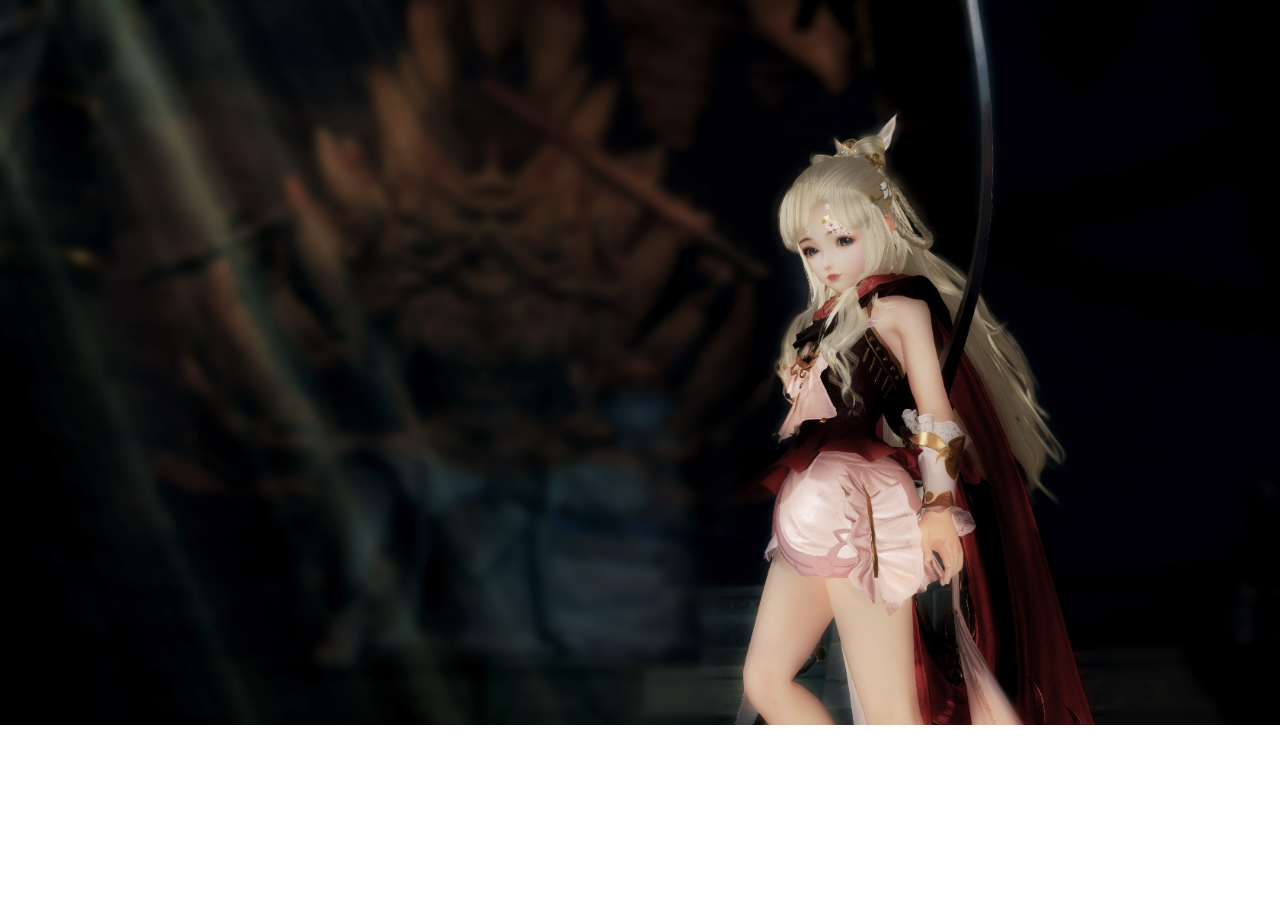
<file: index.html>
<!DOCTYPE html>
<html lang="en">
  <head>
    <meta http-equiv="content-type" content="text/html; charset=utf-8">
    <meta http-equiv="X-UA-Compatible" content="IE=edge">
    <meta name="viewport" content="width=device-width, initial-scale=1">
    <title>山梨山楂</title>
    <link href="https://fonts.googleapis.com/css?family=Rubik:400,400i,500" rel="stylesheet" />
    <link href="styles/website.css" rel="stylesheet" />
    <link href="styles/image.css" rel="stylesheet" />
    <link rel="shortcut icon" href="favicon.ico">
    <link rel="apple-touch-icon-precomposed" sizes="144x144" href="images/ico/apple-touch-icon-144-precomposed.png">
    <link rel="apple-touch-icon-precomposed" sizes="114x114" href="images/ico/apple-touch-icon-114-precomposed.png">
    <link rel="apple-touch-icon-precomposed" sizes="72x72" href="images/ico/apple-touch-icon-72-precomposed.png">
    <link rel="apple-touch-icon-precomposed" href="images/ico/apple-touch-icon-57-precomposed.png">
    <link rel="stylesheet" href="./styles/reset.css">

    <style>
    </style>
  </head>
  <body>
  <a href="home.html">
    <img src="./images/home.jpg" alt="" width="100%">
  </a>
  </body>
</html>
</file>
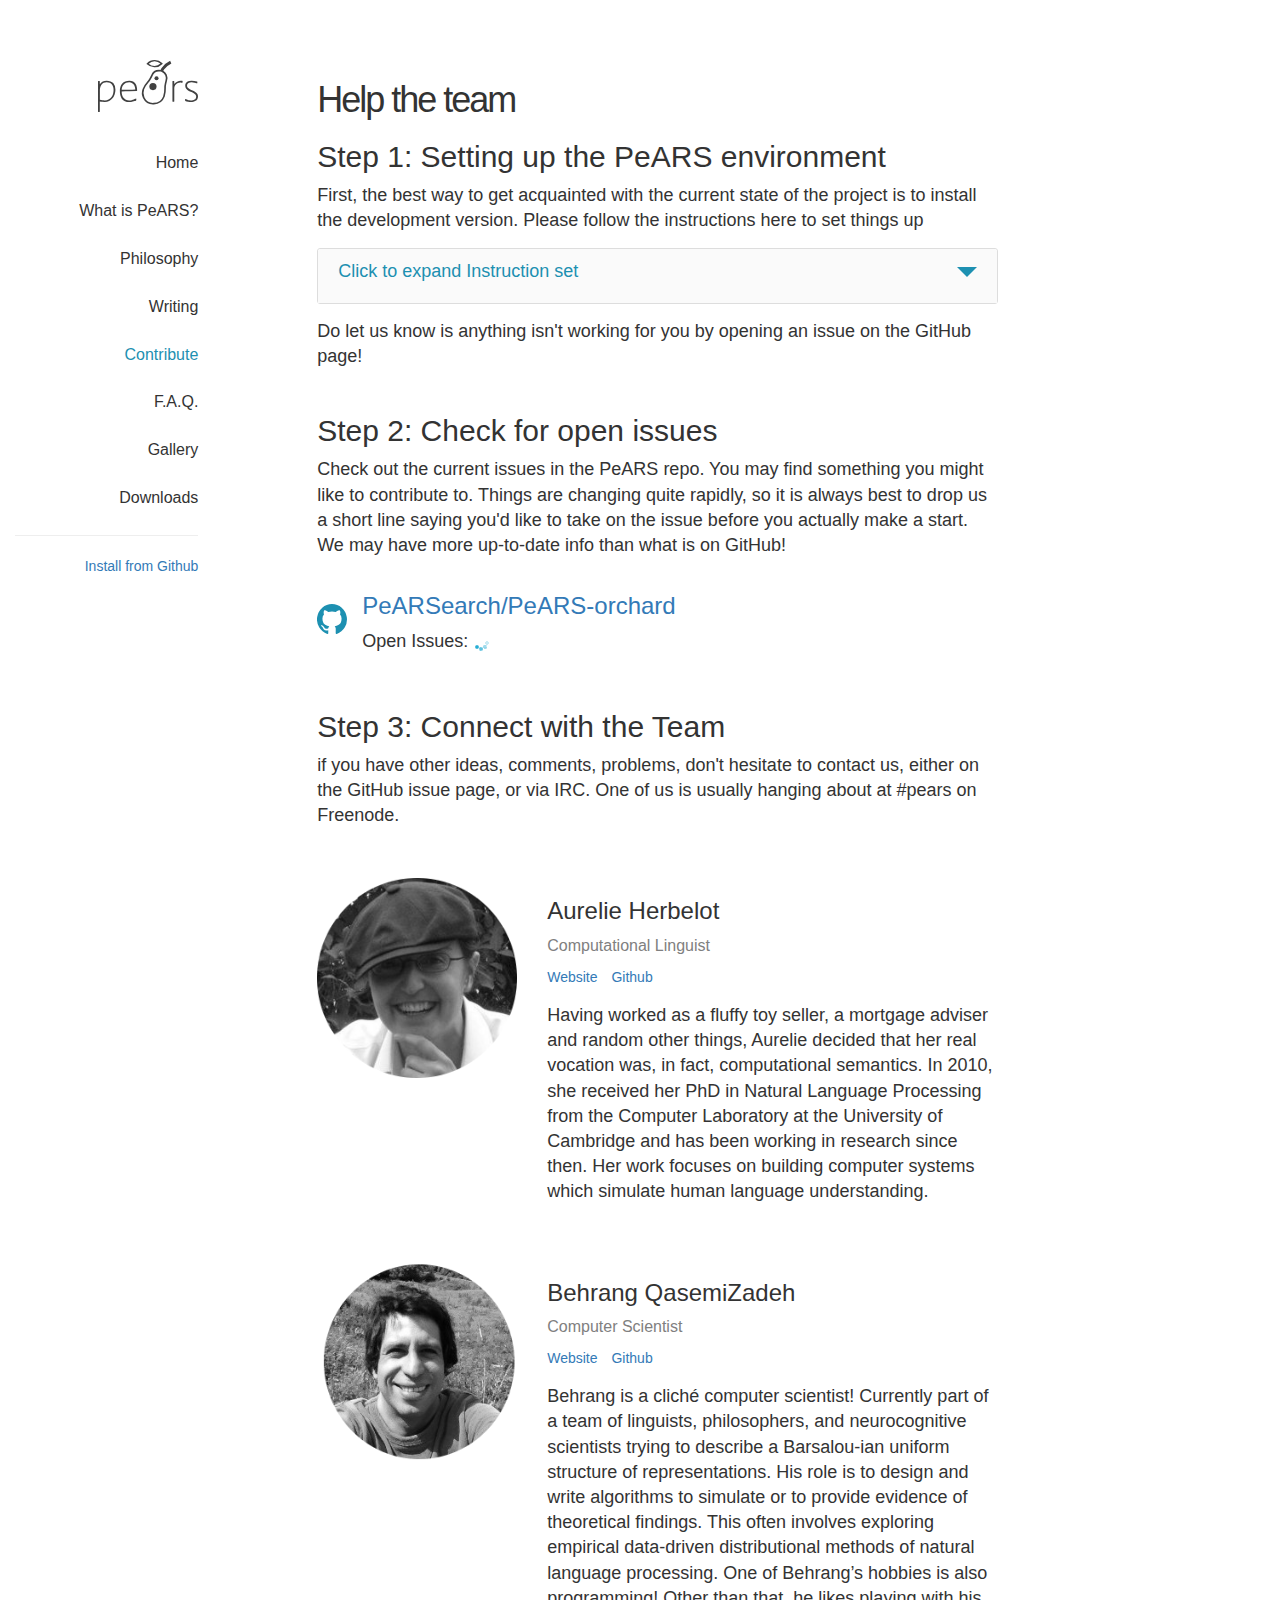
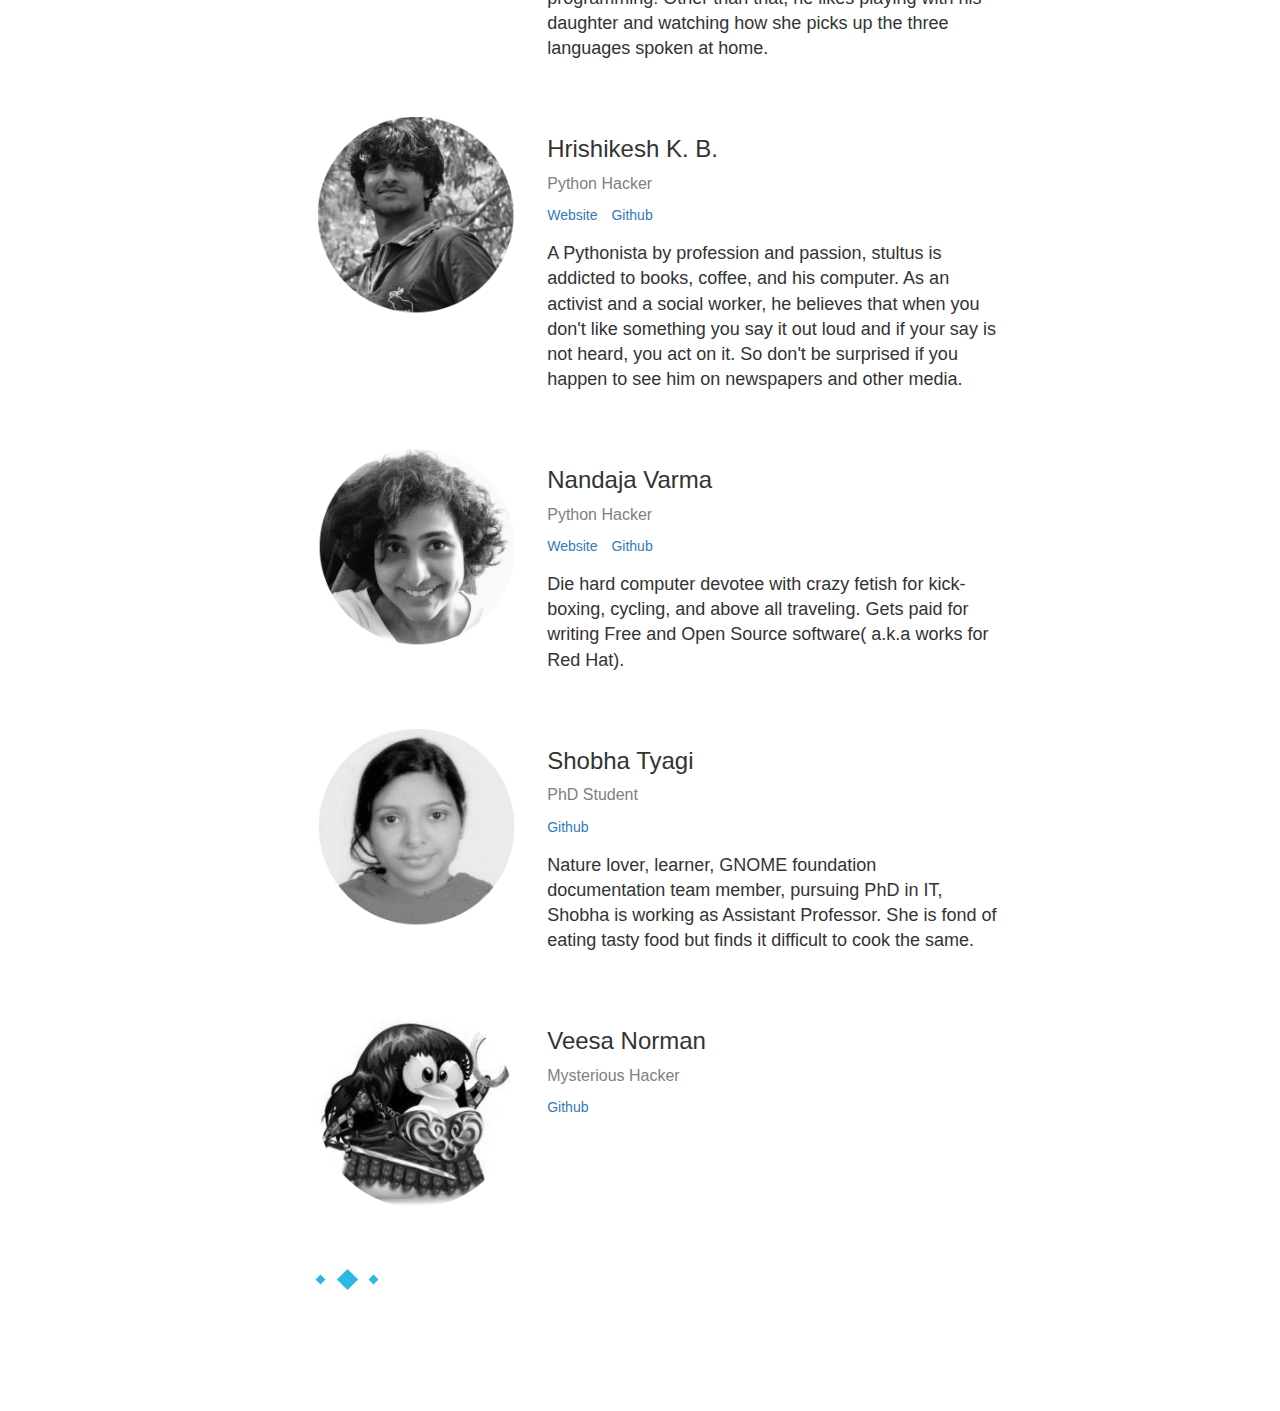
<file: contribute.html>
<!DOCTYPE html>
<html lang="en">
<head>
  <meta charset="UTF-8">
  <title>Contribute | PeARS</title>
  <link href="https://fonts.googleapis.com/css?family=Rubik:400,400i,500" rel="stylesheet" />
  <link rel="stylesheet" href="styles/website.css">
  <link rel="shortcut icon" href="images/ico/favicon.ico">
  <link rel="apple-touch-icon-precomposed" sizes="144x144" href="images/ico/apple-touch-icon-144-precomposed.png">
  <link rel="apple-touch-icon-precomposed" sizes="114x114" href="images/ico/apple-touch-icon-114-precomposed.png">
  <link rel="apple-touch-icon-precomposed" sizes="72x72" href="images/ico/apple-touch-icon-72-precomposed.png">
  <link rel="apple-touch-icon-precomposed" href="images/ico/apple-touch-icon-57-precomposed.png">
  <link rel="stylesheet" href="./styles/bootstrap.min.css">
  <link rel="stylesheet" href="./styles/reset.css">
</head>
<body>

  <div class="container visible-xs">
  <div class="row">
    <div class="col-xs-offset-1 header">
      <img class="navbar-header " data-toggle="collapse" href="#collapse" aria-expanded="false" aria-controls="collapseExample" src="./images/menu.png"  alt="">
      <nav class="navbar-collapse collapse" id="collapse">
        <ul>
          <li><a href="home.html">Home</a></li>
          <li><a href="technology.html">What is PeARS?</a></li>
          <li><a href="philosophy.html">Philosophy</a></li>
          <li><a href="posts.html">Writing</a></li>
          <li class="Navigation--Selected"><a href="contribute.html">Contribute</a></li>
          <li><a href="faq.html">F.A.Q.</a></li>
          <li><a href="gallery.html">Gallery</a></li>
          <li><a href="downloads.html">Downloads</a></li>
        </ul>
      </nav>
    </div>
  </div>
</div>
  <div class="container">
    <div class="row">
      <section class="Layout__Sidebar col-sm-2 hidden-xs">
        <img class="Logo" src="images/logo.svg" alt="Pearsearch logo"/>
        <nav class="Navigation Navigation--Main">
          <li><a href="home.html">Home</a></li>
          <li><a href="technology.html">What is PeARS?</a></li>
          <li><a href="philosophy.html">Philosophy</a></li>
          <li><a href="posts.html">Writing</a></li>
          <li class="Navigation--Selected"><a href="contribute.html">Contribute</a></li>
          <li><a href="faq.html">F.A.Q.</a></li>
          <li><a href="gallery.html">Gallery</a></li>
          <li><a href="downloads.html">Downloads</a></li>
        </nav>
        <hr class="Navigation__Splitter"/>
        <nav class="Navigation Navigation--Secondry">
          <li><a href="https://github.com/PeARSearch/PeARS-orchard">Install from Github</a></li>
        </nav>
      </section>
      <section class="Layout__Content  col-sm-10 col-xs-12">
        <div class="row">
          <div class="col-xs-8 col-xs-offset-1">
            <h1 class="PageTitle">Help the team</h1>

            <h2>Step 1: Setting up the PeARS environment</h2>
            <p>First, the best way to get acquainted with the current state of the project is to install the development version. Please follow the instructions here to set things up</p>
            <div id="#instruction-set" class="InstructionSet">
              <div class="InstructionSet__Header">
                <p class="InstructionSet__Title">Click to expand Instruction set</p>
                <i class="Icon__ArrowDown"></i>
              </div>
              <div class="InstructionSet__Content hide">
                <ol class="InstructionSet__List InstructionSet__List--Main">
                  <li class="InstructionSet__ListItem">
                    <h3>1. Clone PeARS repo</h3>
                    <pre>git clone https://github.com/PeARSearch/PeARS-orchard.git</pre>
                    <pre>cd PeARS-orchard</pre>
                  </li>
                  <li class="InstructionSet__ListItem">
                    <h3>2. Setting up the environment</h3>
                    <ol class="InstructionSet__List InstructionSet__List--Sub">
                      <li class="InstructionSet__ListItem">
                        <h4>2.1. Set up virtualenv</h4>
                        <p>We recommend using virtualenv for the development. If you are just here for test it out, skip to the next section.</p>
                        <h5>Install pip3 using easy_install</h5>
                        <pre>sudo easy_install pip3</pre>
                        <p>or some other way your distribution supports like:</p>
                        <pre>sudo yum install python3-pip</pre>
                        <h5>Install virtualenv using pip3</h5>
                        <pre>sudo pip3 install virtualenv</pre>
                        <h5>Create a new virtualenv for PeARS and activate it</h5>
                        <pre>virtualenv -p python3 env && source env/bin/activate</pre>
                      </li>
                      <li class="InstructionSet__ListItem">
                        <h4>2.2. Install the build dependencies</h4>
                        <p>We recommend using pip for installation. In case you don't have this, look inside requirements.txt and install dependencies manually.</p>
                        <pre>pip3 install -r requirements.txt</pre>
                      </li>
                      <li class="InstructionSet__ListItem">
                        <h4>2.3. Unpack the semantic space</h4>
                        <p>In the root directory of the repo, run</p>
                        <pre>cd app/static/spaces</pre>
                        <p>then</p>
                        <pre>english.dm.zip</pre>
                      </li>
                    </ol>
                  </li>
                  <li class="InstructionSet__ListItem">
                    <h3>3. Running the PeARS search engine</h3>
                    <p>In the root directory of the repo, run</p>
                    <pre>python3 run.py</pre>
                    <p>Go to the browser and type localhost:8080. You should find PeARS running there. You don't have any pages indexed yet, so go to the F.A.Q. page (link at the top of the page) and follow the short instructions to get you going!</i></p>
                  </li>
                </ol>
              </div>
            </div>
            <p>Do let us know is anything isn't working for you by opening an issue on the GitHub page!</p>

            <h2 class="Gap--45">Step 2: Check for open issues</h2>
            <p> Check out the current issues in the PeARS repo. You may find something you might like to contribute to. Things are changing quite rapidly, so it is always best to drop us a short line saying you'd like to take on the issue before you actually make a start. We may have more up-to-date info than what is on GitHub!</p>
            <ol class="Issues">
              <li class="Issue">
                <img class="Issue__Icon" src="images/github-blue.svg"/>
                <div class="Issue__Content">
                  <a href="#">
                    <h3>PeARSearch/PeARS-orchard</h3>
                  </a>
                  <p class="Issue__Count">Open Issues:
                    <span class="Issue__CountValue" id="PeARS-orchard">
              <img src="images/spinner.gif"/>
            </span>
                  </p>
                </div>
              </li>
            </ol>

            <h2 class="Gap--45">Step 3: Connect with the Team</h2>
            <p>if you have other ideas, comments, problems, don't hesitate to contact us, either on the GitHub issue page, or via IRC. One of us is usually hanging about at #pears on Freenode.</p><br><br>

            <section>
              <ul class="Team">
                <li class="Member">
                  <img class="Member__Photo" src="images/team/aurelie-grayscale.png" alt="photo of Aurelie Herbelot"/>
                  <div class="Member__Content">
                    <h3 class="Member__Name">Aurelie Herbelot</h3>
                    <p class="Member__Designation">Computational Linguist</p>
                    <span class="Member__Social">
            <a href="http://aurelieherbelot.net/" target="_blank">
              Website
            </a>
          </span>
                    <span class="Member__Social">
            <a href="https://github.com/minimalparts/" target="_blank">
              Github
            </a>
          </span>
                    <p class="Member__Bio">Having worked as a fluffy toy seller, a mortgage adviser and random other things, Aurelie decided that her real vocation was, in fact, computational semantics. In 2010, she received her PhD in Natural Language Processing from the Computer Laboratory at the University of Cambridge and has been working in research since then. Her work focuses on building computer systems which simulate human language understanding.</p>
                  </div>
                </li>
                <li class="Member">
                  <img class="Member__Photo" src="images/team/behrang-grayscale.png" alt="photo of Aurelie Herbelot"/>
                  <div class="Member__Content">
                    <h3 class="Member__Name">Behrang QasemiZadeh</h3>
                    <p class="Member__Designation">Computer Scientist</p>
                    <span class="Member__Social">
            <a href="http://pars.ie/about" target="_blank">
              Website
            </a>
          </span>
                    <span class="Member__Social">
            <a href="https://github.com/languagerecipes/" target="_blank">
              Github
            </a>
          </span>
                    <p class="Member__Bio">Behrang is a cliché computer scientist! Currently part of a team of linguists, philosophers, and neurocognitive scientists trying to describe a Barsalou-ian uniform structure of representations. His role is to design and write algorithms to simulate or to provide evidence of theoretical findings. This often involves exploring empirical data-driven distributional methods of natural language processing. One of Behrang’s hobbies is also programming! Other than that, he likes playing with his daughter and watching how she picks up the three languages spoken at home.</p>
                  </div>
                </li>
                <li class="Member">
                  <img class="Member__Photo" src="images/team/hrishi-grayscale.png" alt="photo of Aurelie Herbelot"/>
                  <div class="Member__Content">
                    <h3 class="Member__Name">Hrishikesh K. B.</h3>
                    <p class="Member__Designation">Python Hacker</p>
                    <span class="Member__Social">
            <a href="https://stultus.in/" target="_blank">
              Website
            </a>
          </span>
                    <span class="Member__Social">
            <a href="https://github.com/stultus/" target="_blank">
              Github
            </a>
          </span>
                    <p class="Member__Bio">A Pythonista by profession and passion, stultus is addicted to books, coffee, and his computer. As an activist and a social worker, he believes that when you don't like something you say it out loud and if your say is not heard, you act on it. So don't be surprised if you happen to see him on newspapers and other media.</p>
                  </div>
                </li>
                <li class="Member">
                  <img class="Member__Photo" src="images/team/nandaja-grayscale.png" alt="photo of Aurelie Herbelot"/>
                  <div class="Member__Content">
                    <h3 class="Member__Name">Nandaja Varma</h3>
                    <p class="Member__Designation">Python Hacker</p>
                    <span class="Member__Social">
            <a href="https://gemiam.in/" target="_blank">
              Website
            </a>
          </span>
                    <span class="Member__Social">
            <a href="https://github.com/nandajavarma" target="_blank">
              Github
            </a>
          </span>
                    <p class="Member__Bio">Die hard computer devotee with crazy fetish for kick-boxing, cycling, and above all traveling. Gets paid for writing Free and Open Source software( a.k.a works for Red Hat).</p>
                  </div>
                </li>
                <li class="Member">
                  <img class="Member__Photo" src="images/team/shobha-grayscale.png" alt="photo of Aurelie Herbelot"/>
                  <div class="Member__Content">
                    <h3 class="Member__Name">Shobha Tyagi</h3>
                    <p class="Member__Designation">PhD Student</p>
                    <span class="Member__Social">
            <a href="https://github.com/curiousDTU" target="_blank">
              Github
            </a>
          </span>
                    <p class="Member__Bio">Nature lover, learner, GNOME foundation documentation team member, pursuing PhD in IT, Shobha is working as Assistant Professor. She is fond of eating tasty food but finds it difficult to cook the same.</p>
                  </div>
                </li>
                <li class="Member">
                  <img class="Member__Photo" src="images/team/veesa-grayscale.png" alt="photo of Aurelie Herbelot"/>
                  <div class="Member__Content">
                    <h3 class="Member__Name">Veesa Norman</h3>
                    <p class="Member__Designation">Mysterious Hacker</p>
                    <span class="Member__Social">
            <a href="https://github.com/veesa" target="_blank">
              Github
            </a>
          </span>
                  </div>
                </li>
              </ul>
            </section>

            <ul class="Splitter">
              <li class="Splitter__Square Splitter__Square--small"></li>
              <li class="Splitter__Square Splitter__Square--big"></li>
              <li class="Splitter__Square Splitter__Square--small"></li>
            </ul>
          </div>
        </div>

      </section>
    </div>
  </div>


  <script src="./js/jquery.min.js"></script>
  <script src="./js/bootstrap.min.js"></script>
  <script src="./js/index.js"></script>
  <script type="text/javascript" src="scripts/contribute.js"></script>
</body>
</html>
</file>
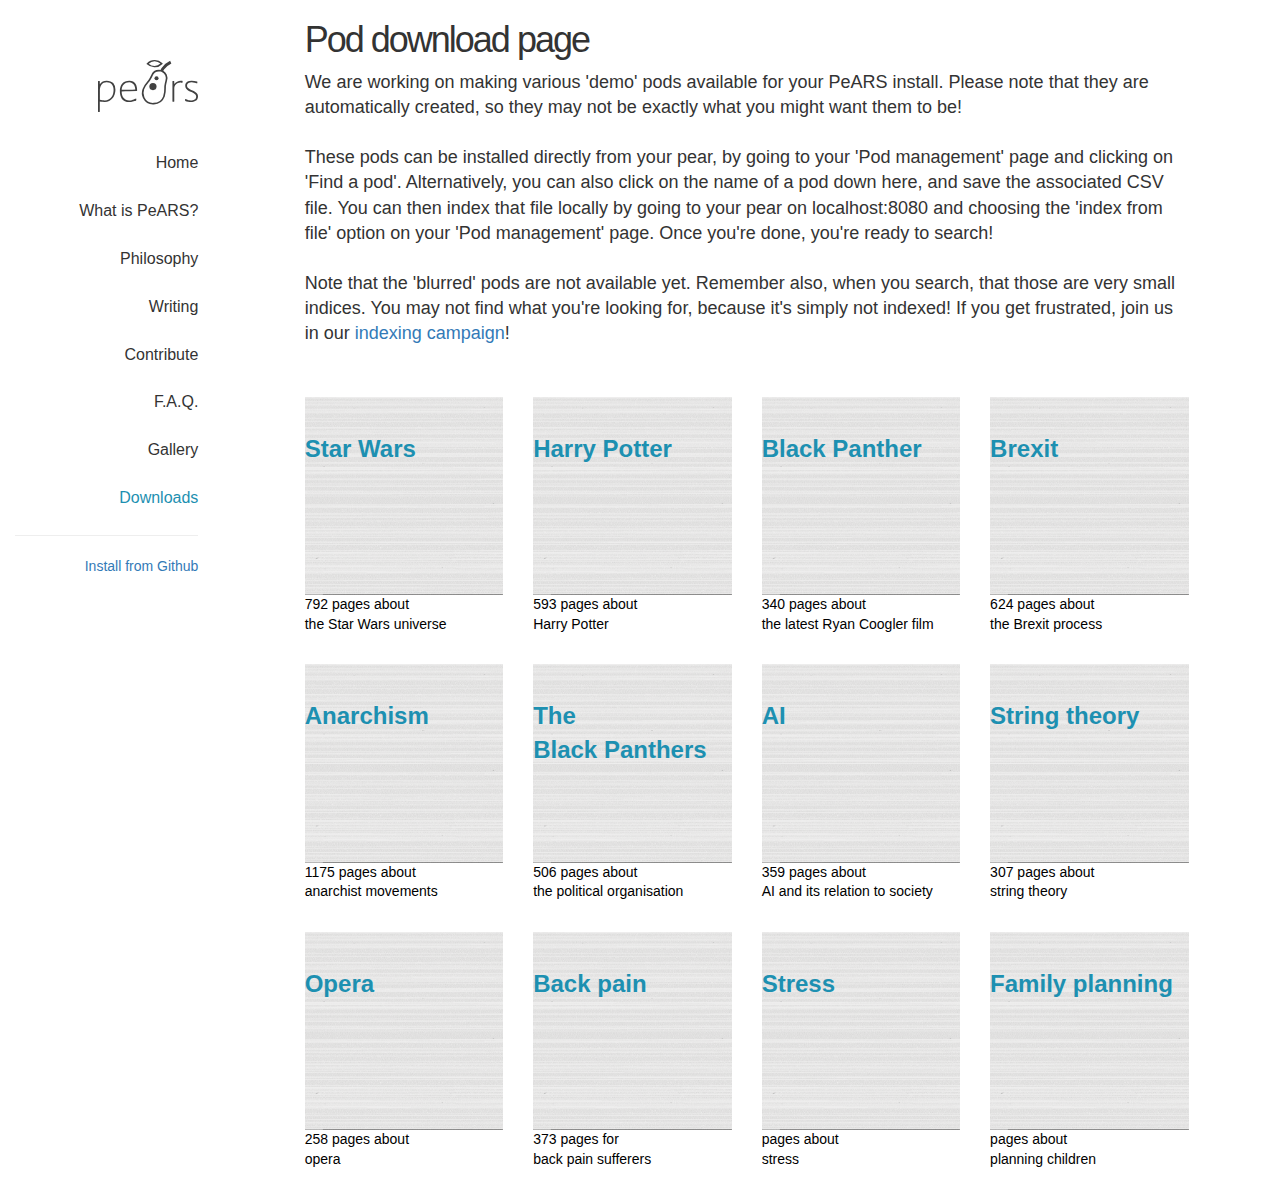
<file: downloads.html>
<!DOCTYPE html>
<html lang="en">
<head>
    <meta charset="UTF-8">
    <title>Pod downloads | PeARS</title>
    <link href="https://fonts.googleapis.com/css?family=Rubik:400,400i,500" rel="stylesheet"/>
    <link rel="stylesheet" href="styles/website.css">
    <link rel="shortcut icon" href="images/ico/favicon.ico">
    <link rel="apple-touch-icon-precomposed" sizes="144x144" href="images/ico/apple-touch-icon-144-precomposed.png">
    <link rel="apple-touch-icon-precomposed" sizes="114x114" href="images/ico/apple-touch-icon-114-precomposed.png">
    <link rel="apple-touch-icon-precomposed" sizes="72x72" href="images/ico/apple-touch-icon-72-precomposed.png">
    <link rel="apple-touch-icon-precomposed" href="images/ico/apple-touch-icon-57-precomposed.png">
    <link rel="stylesheet" href="./styles/bootstrap.min.css">
    <link rel="stylesheet" href="./styles/reset.css">
</head>
<body>
<div class="container visible-xs">
    <div class="row">
        <div class="col-xs-offset-1 header">
            <img class="navbar-header " data-toggle="collapse" href="#collapse" aria-expanded="false"
                 aria-controls="collapseExample" src="./images/menu.png" alt="">
            <nav class="navbar-collapse collapse" id="collapse">
                <ul>
                    <li><a href="home.html">Home</a></li>
                    <li><a href="technology.html">What is PeARS?</a></li>
                    <li><a href="philosophy.html">Philosophy</a></li>
                    <li><a href="posts.html">Writing</a></li>
                    <li><a href="contribute.html">Contribute</a></li>
                    <li><a href="faq.html">F.A.Q.</a></li>
                    <li><a href="gallery.html">Gallery</a></li>
                    <li class="Navigation--Selected"><a href="downloads.html">Downloads</a></li>
                </ul>
            </nav>
        </div>
    </div>
</div>
<div class="container">
    <div class="row">
        <section class="Layout__Sidebar col-sm-2 hidden-xs">
            <img class="Logo" src="images/logo.svg" alt="Pearsearch logo"/>
            <nav class="Navigation Navigation--Main">
                <li><a href="home.html">Home</a></li>
                <li><a href="technology.html">What is PeARS?</a></li>
                <li><a href="philosophy.html">Philosophy</a></li>
                <li><a href="posts.html">Writing</a></li>
                <li><a href="contribute.html">Contribute</a></li>
                <li><a href="faq.html">F.A.Q.</a></li>
                <li><a href="gallery.html">Gallery</a></li>
                <li class="Navigation--Selected"><a href="downloads.html">Downloads</a></li>
            </nav>
            <hr class="Navigation__Splitter"/>
            <nav class="Navigation Navigation--Secondry">
                <li><a href="https://github.com/PeARSearch/PeARS-orchard">Install from Github</a></li>
            </nav>
        </section>
        <section class="Layout__Download  col-sm-10 col-xs-12" style="margin: 0;padding: 0;">
            <div class="row">
                <div class="col-xs-10 col-xs-offset-1">
                    <h1 class="PageTitle">Pod download page</h1>

                    <p class="Instructions">We are working on making various 'demo' pods available for your PeARS
                        install. Please note
                        that they are automatically created, so they may not be exactly what you might want them to
                        be!<br><br>

                        These pods can be installed directly from your pear, by going to your 'Pod management' page and
                        clicking on
                        'Find a pod'. Alternatively, you can also click on the name of a pod down here, and save the
                        associated CSV
                        file. You can then index that file locally by going to your pear on localhost:8080 and choosing
                        the 'index from
                        file' option on your 'Pod management' page. Once you're done, you're ready to search!<br><br>

                        Note that the 'blurred' pods are not available yet. Remember also, when you search, that those
                        are very small
                        indices. You may not find what you're looking for, because it's simply not indexed! If you get
                        frustrated, join
                        us in our <a href="writings/We-will-snow-web-indexing.html">indexing campaign</a>!
                    </p><br><br>


                    <div class="row">
                        <div class="Pod  col-lg-3 col-md-6 col-sm-12"><img src="images/example_snow_pod.png"/><a
                                href="static/pods/star_wars_urls_db.csv">Star
                            Wars</a>
                            <p>792 pages about <br>the Star Wars universe</p></div>
                        <div class="Pod  col-lg-3 col-md-6 col-sm-12"><img src="images/example_snow_pod.png"/><a
                                href="static/pods/harry_potter_urls_db.csv">Harry
                            Potter</a>
                            <p>593 pages about <br>Harry Potter </p></div>
                        <div class="Pod  col-lg-3 col-md-6 col-sm-12"><img src="images/example_snow_pod.png"/><a
                                href="static/pods/black_panther_film_urls_db.csv">Black
                            Panther</a>
                            <p>340 pages about <br>the latest Ryan Coogler film</p></div>
                        <div class="Pod  col-lg-3 col-md-6 col-sm-12">
                            <img src="images/example_snow_pod.png"/><a href="static/pods/brexit_urls_db.csv">Brexit</a>
                            <p>624 pages about <br>the Brexit process</p>
                        </div>
                        <div class="Pod  col-lg-3 col-md-6 col-sm-12"><img src="images/example_snow_pod.png"/><a
                                href="static/pods/anarchism_urls_db.csv">Anarchism</a>
                            <p>1175 pages about <br>anarchist movements</p></div>
                        <div class="Pod  col-lg-3 col-md-6 col-sm-12"><img src="images/example_snow_pod.png"/><a
                                href="static/pods/blackpanthers_urls_db.csv">The<br>Black
                            Panthers</a>
                            <p>506 pages about <br>the political organisation </p></div>
                        <div class="Pod  col-lg-3 col-md-6 col-sm-12"><img src="images/example_snow_pod.png"/><a
                                href="static/pods/AI_urls_db.csv">AI</a>
                            <p>359 pages about <br>AI and its relation to society</p></div>
                        <div class="Pod  col-lg-3 col-md-6 col-sm-12"><img src="images/example_snow_pod.png"/><a
                                href="static/pods/string_theory_urls_db.csv">String
                            theory</a>
                            <p>307 pages about <br>string theory</p></div>
                        <div class="Pod  col-lg-3 col-md-6 col-sm-12"><img src="images/example_snow_pod.png"/><a
                                href="static/pods/opera_urls_db.csv">Opera</a>
                            <p>258 pages about <br>opera</p></div>
                        <div class="Pod  col-lg-3 col-md-6 col-sm-12"><img src="images/example_snow_pod.png"/><a
                                href="static/pods/backpain_urls_db.csv">Back
                            pain</a>
                            <p>373 pages for <br>back pain sufferers</p></div>
                        <div class="Pod  col-lg-3 col-md-6 col-sm-12"><img
                                src="images/example_snow_pod.png"/><a>Stress</a>
                            <p>pages about <br>stress</p></div>
                        <div class="Pod  col-lg-3 col-md-6 col-sm-12"><img src="images/example_snow_pod.png"/><a>Family
                            planning</a>
                            <p>pages about <br>planning children</p></div>
                    </div>

                    <!--<div class="Pod_Row">
                        <div class="Theme"><p>Politics and society</p></div>
                        <div class="Pod"><img src="images/example_snow_pod.png"/><a href="static/pods/brexit_urls_db.csv">Brexit</a>
                            <p>624 pages about <br>the Brexit process</p></div>
                        <div class="Pod"><img src="images/example_snow_pod.png"/><a
                                href="static/pods/anarchism_urls_db.csv">Anarchism</a>
                            <p>1175 pages about <br>anarchist movements</p></div>
                        <div class="Pod"><img src="images/example_snow_pod.png"/><a href="static/pods/blackpanthers_urls_db.csv">The<br>Black
                            Panthers</a>
                            <p>506 pages about <br>the political organisation founded in 1966</p></div>
                    </div>
                    <div class="Pod_Row">
                        <div class="Theme"><p>Science and culture</p></div>
                        <div class="Pod"><img src="images/example_snow_pod.png"/><a href="static/pods/AI_urls_db.csv">AI</a>
                            <p>359 pages about <br>AI and its relation to society</p></div>
                        <div class="Pod"><img src="images/example_snow_pod.png"/><a href="static/pods/string_theory_urls_db.csv">String
                            theory</a>
                            <p>307 pages about <br>string theory</p></div>
                        <div class="Pod"><img src="images/example_snow_pod.png"/><a href="static/pods/opera_urls_db.csv">Opera</a>
                            <p>258 pages about <br>opera</p></div>
                    </div>
                    <div class="Pod_Row">
                        <div class="Theme"><p>Health</p></div>
                        <div class="Pod"><img src="images/example_snow_pod.png"/><a href="static/pods/backpain_urls_db.csv">Back
                            pain</a>
                            <p>373 pages for <br>back pain sufferers</p></div>
                        <div class="Pod"><img  src="images/example_snow_pod.png"/><a >Stress</a>
                            <p >pages about <br>stress</p></div>
                        <div class="Pod"><img  src="images/example_snow_pod.png"/><a >Family planning</a>
                            <p >pages about <br>planning children</p></div>
                    </div>-->

                </div>
            </div>


        </section>

    </div>
</div>


<script src="./js/jquery.min.js"></script>
<script src="./js/bootstrap.min.js"></script>
<script src="./js/index.js"></script>
</body>
</html>
</file>
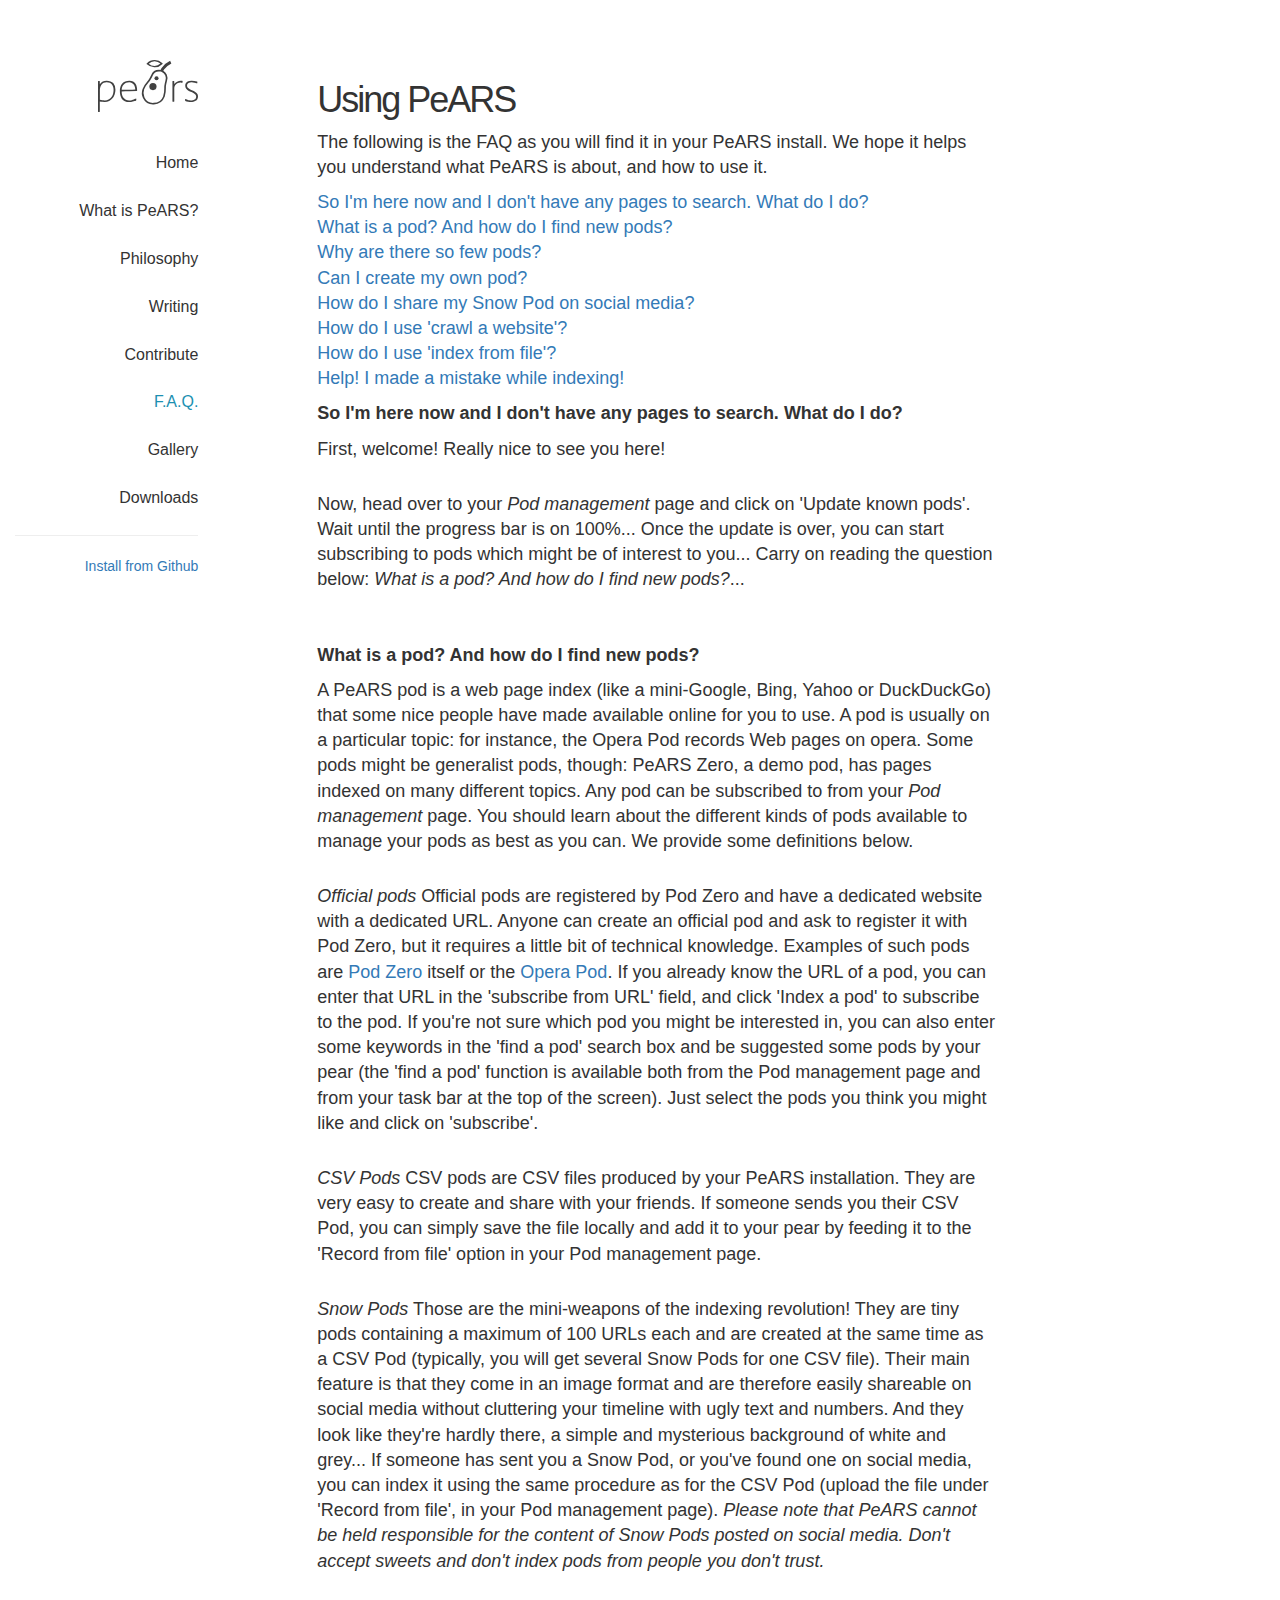
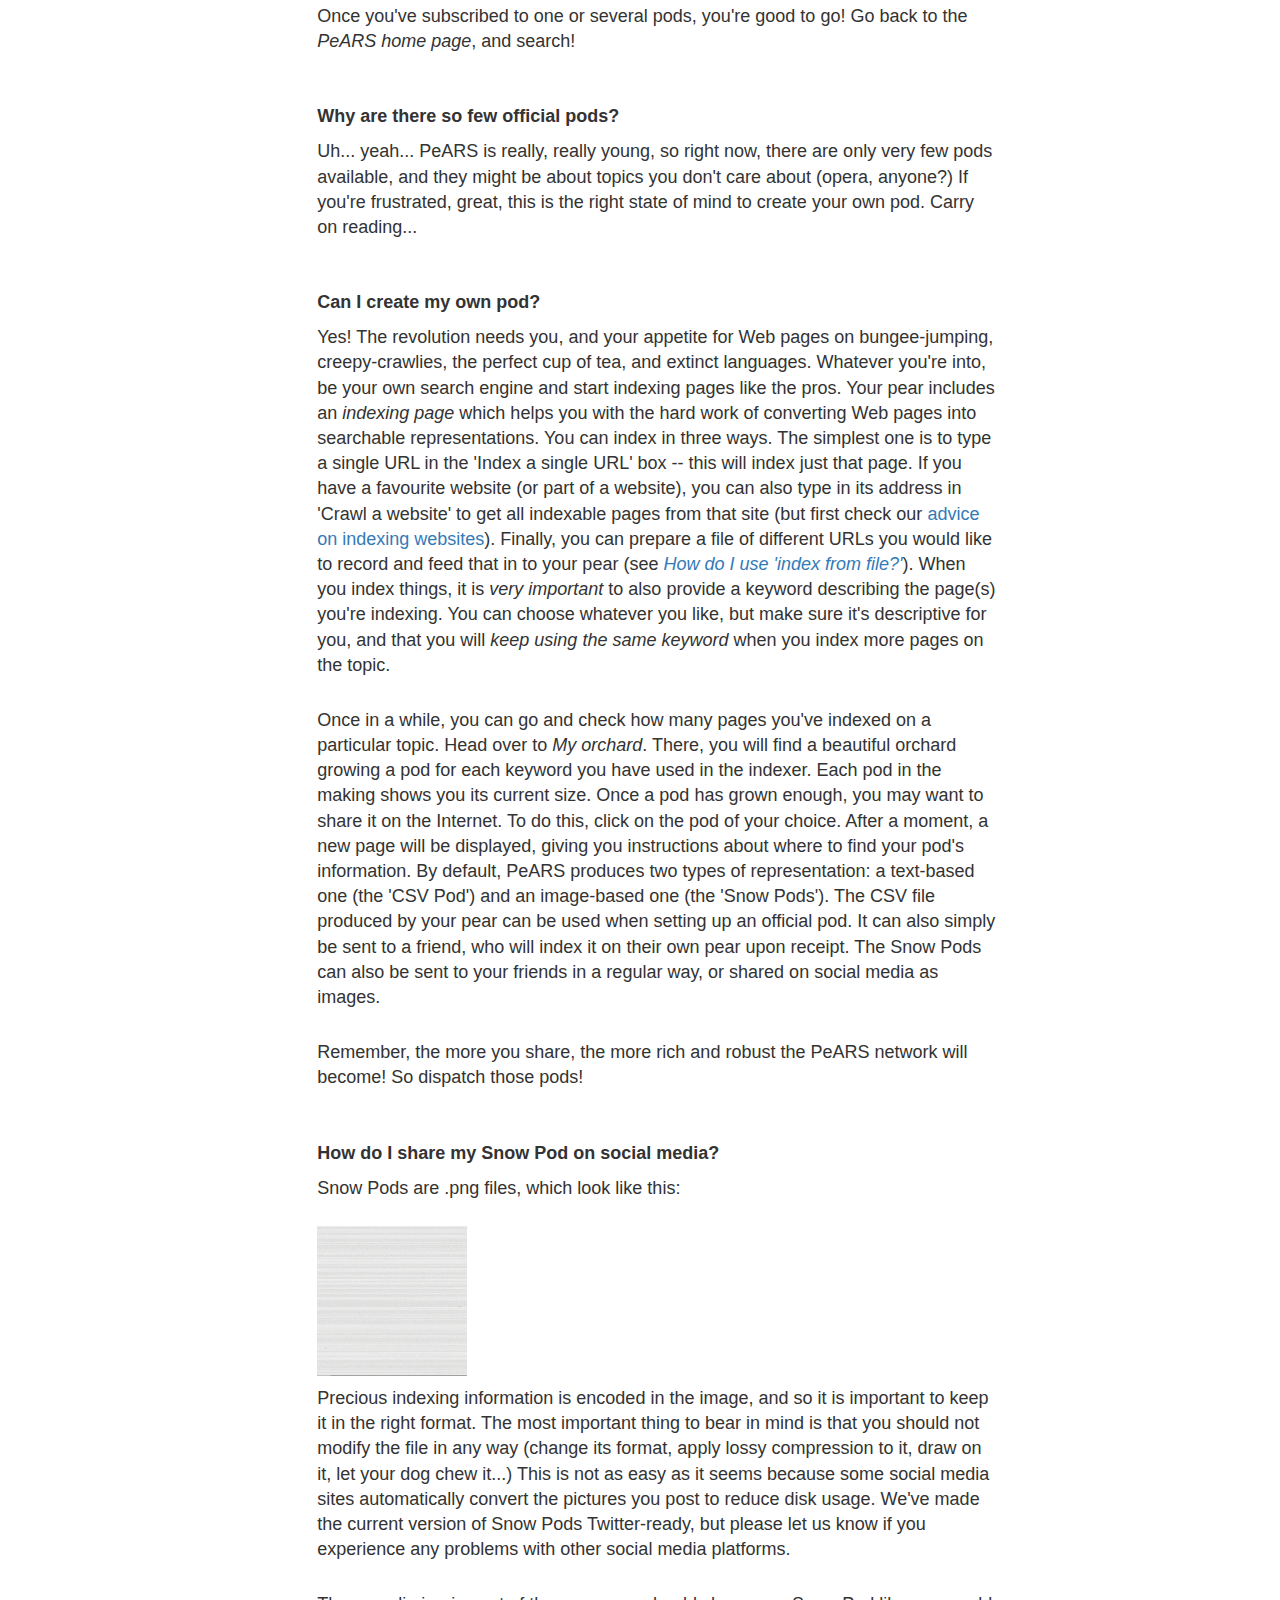
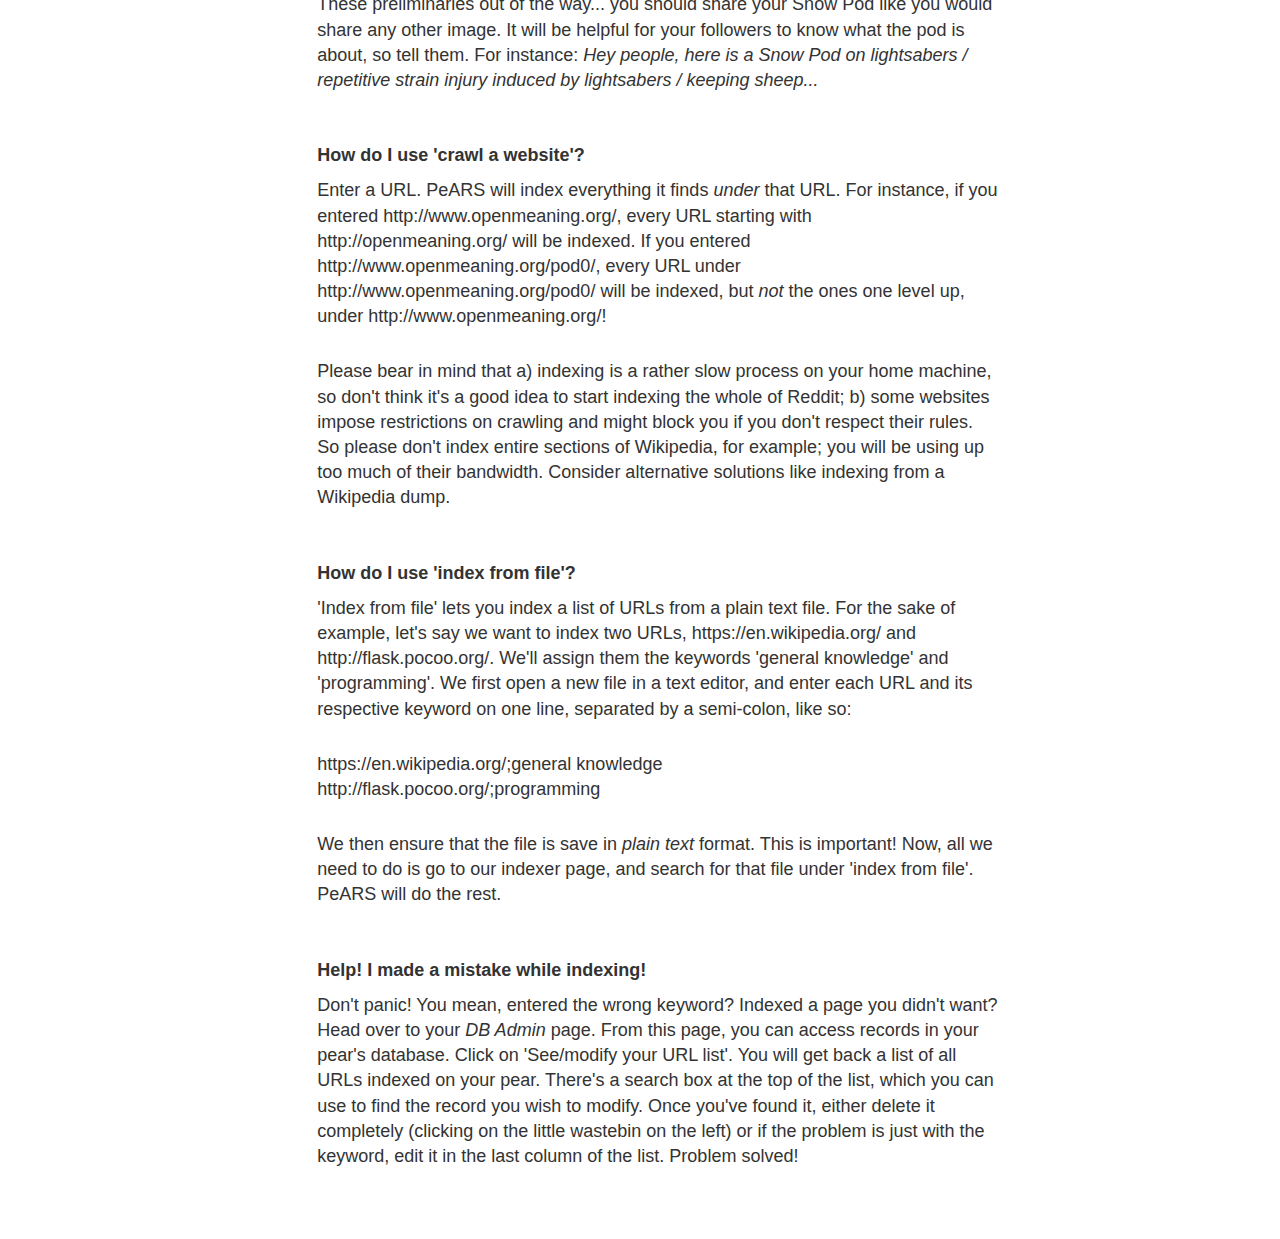
<file: faq.html>
<!DOCTYPE html>
<html lang="en">
<head>
  <meta charset="UTF-8">
  <title>F.A.Q. | PeARS</title>
  <link href="https://fonts.googleapis.com/css?family=Rubik:400,400i,500" rel="stylesheet" />
  <link rel="stylesheet" href="styles/website.css">
  <link rel="shortcut icon" href="images/ico/favicon.ico">
  <link rel="apple-touch-icon-precomposed" sizes="144x144" href="images/ico/apple-touch-icon-144-precomposed.png">
  <link rel="apple-touch-icon-precomposed" sizes="114x114" href="images/ico/apple-touch-icon-114-precomposed.png">
  <link rel="apple-touch-icon-precomposed" sizes="72x72" href="images/ico/apple-touch-icon-72-precomposed.png">
  <link rel="apple-touch-icon-precomposed" href="images/ico/apple-touch-icon-57-precomposed.png">
  <link rel="stylesheet" href="./styles/bootstrap.min.css">
  <link rel="stylesheet" href="./styles/reset.css">
</head>
<body>
    <div class="container visible-xs">
    <div class="row">
        <div class="col-xs-offset-1 header">
            <img class="navbar-header " data-toggle="collapse" href="#collapse" aria-expanded="false" aria-controls="collapseExample" src="./images/menu.png"  alt="">
            <nav class="navbar-collapse collapse" id="collapse">
                <ul>
                    <li><a href="home.html">Home</a></li>
                    <li><a href="technology.html">What is PeARS?</a></li>
                    <li><a href="philosophy.html">Philosophy</a></li>
                    <li><a href="posts.html">Writing</a></li>
                    <li><a href="contribute.html">Contribute</a></li>
                    <li class="Navigation--Selected"><a href="faq.html">F.A.Q.</a></li>
                    <li><a href="gallery.html">Gallery</a></li>
                    <li><a href="downloads.html">Downloads</a></li>
                </ul>
            </nav>
        </div>
    </div>
</div>
    <div class="container">
        <div class="row">
            <section class="Layout__Sidebar col-sm-2 hidden-xs">
                <img class="Logo" src="images/logo.svg" alt="Pearsearch logo"/>
                <nav class="Navigation Navigation--Main">
                    <li><a href="home.html">Home</a></li>
                    <li><a href="technology.html">What is PeARS?</a></li>
                    <li><a href="philosophy.html">Philosophy</a></li>
                    <li><a href="posts.html">Writing</a></li>
                    <li><a href="contribute.html">Contribute</a></li>
                    <li class="Navigation--Selected"><a href="faq.html">F.A.Q.</a></li>
                    <li><a href="gallery.html">Gallery</a></li>
                    <li><a href="downloads.html">Downloads</a></li>
                </nav>
                <hr class="Navigation__Splitter"/>
                <nav class="Navigation Navigation--Secondry">
                    <li><a href="https://github.com/PeARSearch/PeARS-orchard">Install from Github</a></li>
                </nav>
            </section>
            <section class="Layout__Content col-sm-10 col-xs-12">
                <div class="row">
                    <div class="col-xs-8 col-xs-offset-1"><h1 class="PageTitle">Using PeARS</h1>

                        <p>The following is the FAQ as you will find it in your PeARS install. We hope it helps you understand what PeARS is about, and how to use it.</p>

                        <ul>
                            <li><a href="#firsttime">So I'm here now and I don't have any pages to search. What do I do?</a></li>
                            <li><a href="#newpods">What is a pod? And how do I find new pods?</a></li>
                            <li><a href="#fewpods">Why are there so few pods?</a></li>
                            <li><a href="#createpod">Can I create my own pod?</a></li>
                            <li><a href="#snowpods">How do I share my Snow Pod on social media?</a></li>
                            <li><a href="#crawlsite">How do I use 'crawl a website'?</a></li>
                            <li><a href="#indexfile">How do I use 'index from file'?</a></li>
                            <li><a href="#mistake">Help! I made a mistake while indexing!</a></li>
                        </ul>

                        <p id="#firsttime"><b>So I'm here now and I don't have any pages to search. What do I do?</b></p>
                        <p>First, welcome! Really nice to see you here!</p><br>
                        <p>Now, head over to your <i>Pod management</i> page and click on 'Update known pods'. Wait until the progress bar is on 100%... Once the update is over, you can start subscribing to pods which might be of interest to you... Carry on reading the question below: <i>What is a pod? And how do I find new pods?</i>...</p>

                        <br><br>
                        <p id="newpods"><b>What is a pod? And how do I find new pods?</b></p>
                        <p>A PeARS pod is a web page index (like a mini-Google, Bing, Yahoo or DuckDuckGo) that some nice people have made available online for you to use. A pod is usually on a particular topic: for instance, the Opera Pod records Web pages on opera. Some pods might be generalist pods, though: PeARS Zero, a demo pod, has pages indexed on many different topics. Any pod can be subscribed to from your <i>Pod management</i> page. You should learn about the different kinds of pods available to manage your pods as best as you can. We provide some definitions below.</p><br>
                        <p><i>Official pods</i> Official pods are registered by Pod Zero and have a dedicated website with a dedicated URL. Anyone can create an official pod and ask to register it with Pod Zero, but it requires a little bit of technical knowledge. Examples of such pods are <a href="http://www.openmeaning.org/pod0/">Pod Zero</a> itself or the <a href="http://operapod.pythonanywhere.com/">Opera Pod</a>. If you already know the URL of a pod, you can enter that URL in the 'subscribe from URL' field, and click 'Index a pod' to subscribe to the pod. If you're not sure which pod you might be interested in, you can also enter some keywords in the 'find a pod' search box and be suggested some pods by your pear (the 'find a pod' function is available both from the Pod management page and from your task bar at the top of the screen). Just select the pods you think you might like and click on 'subscribe'. </p><br>
                        <p><i>CSV Pods</i> CSV pods are CSV files produced by your PeARS installation. They are very easy to create and share with your friends. If someone sends you their CSV Pod, you can simply save the file locally and add it to your pear by feeding it to the 'Record from file' option in your Pod management page.</p><br>
                        <p><i>Snow Pods</i> Those are the mini-weapons of the indexing revolution! They are tiny pods containing a maximum of 100 URLs each and are created at the same time as a CSV Pod (typically, you will get several Snow Pods for one CSV file). Their main feature is that they come in an image format and are therefore easily shareable on social media without cluttering your timeline with ugly text and numbers. And they look like they're hardly there, a simple and mysterious background of white and grey... If someone has sent you a Snow Pod, or you've found one on social media, you can index it using the same procedure as for the CSV Pod (upload the file under 'Record from file', in your Pod management page). <i>Please note that PeARS cannot be held responsible for the content of Snow Pods posted on social media. Don't accept sweets and don't index pods from people you don't trust.</i></p><br>
                        <p>Once  you've subscribed to one or several pods, you're good to go! Go back to the <i>PeARS home page</i>, and search!</p>

                        <br><br>
                        <p id="fewpods"><b>Why are there so few official pods?</b></p>
                        <p>Uh... yeah... PeARS is really, really young, so right now, there are only very few pods available, and they might be about topics you don't care about (opera, anyone?) If you're frustrated, great, this is the right state of mind to create your own pod. Carry on reading...</p>

                        <br><br>
                        <p id="createpod"><b>Can I create my own pod?</b></p>
                        <p>Yes! The revolution needs you, and your appetite for Web pages on bungee-jumping, creepy-crawlies, the perfect cup of tea, and extinct languages. Whatever you're into, be your own search engine and start indexing pages like the pros. Your pear includes an <i>indexing page</i> which helps you with the hard work of converting Web pages into searchable representations. You can index in three ways. The simplest one is to type a single URL in the 'Index a single URL' box -- this will index just that page. If you have a favourite website (or part of a website), you can also type in its address in 'Crawl a website' to get all indexable pages from that site (but first check our <a href="#crawlsite">advice on indexing websites</a>). Finally, you can prepare a file of different URLs you would like to record and feed that in to your pear (see <a href="#indexfile"><i>How do I use 'index from file?'</i></a>). When you index things, it is <i>very important</i> to also provide a keyword describing the page(s) you're indexing. You can choose whatever you like, but make sure it's descriptive for you, and that you will <i>keep using the same keyword</i> when you index more pages on the topic.</p><br>
                        <p>Once in a while, you can go and check how many pages you've indexed on a particular topic. Head over to <i>My orchard</i>. There, you will find a beautiful orchard growing a pod for each keyword you have used in the indexer. Each pod in the making shows you its current size. Once a pod has grown enough, you may want to share it on the Internet. To do this, click on the pod of your choice. After a moment, a new page will be displayed, giving you instructions about where to find your pod's information. By default, PeARS produces two types of representation: a text-based one (the 'CSV Pod') and an image-based one (the 'Snow Pods'). The CSV file produced by your pear can be used when setting up an official pod. It can also simply be sent to a friend, who will index it on their own pear upon receipt. The Snow Pods can also be sent to your friends in a regular way, or shared on social media as images.</p><br>
                        <p>Remember, the more you share, the more rich and robust the PeARS network will become! So dispatch those pods!</p>

                        <br><br>
                        <p id="snowpods"><b>How do I share my Snow Pod on social media?</b></p>
                        <p>Snow Pods are .png files, which look like this:<br><br><img src="images/example_snow_pod.png" width="150px"/></p>
                        <p>Precious indexing information is encoded in the image, and so it is important to keep it in the right format. The most important thing to bear in mind is that you should not modify the file in any way (change its format, apply lossy compression to it, draw on it, let your dog chew it...) This is not as easy as it seems because some social media sites automatically convert the pictures you post to reduce disk usage. We've made the current version of Snow Pods Twitter-ready, but please let us know if you experience any problems with other social media platforms.</p><br>
                        <p>These preliminaries out of the way... you should share your Snow Pod like you would share any other image. It will be helpful for your followers to know what the pod is about, so tell them. For instance: <i>Hey people, here is a Snow Pod on lightsabers / repetitive strain injury induced by lightsabers / keeping sheep...</i></p>

                        <br><br>
                        <p id="crawlsite"><b>How do I use 'crawl a website'?</b></p>
                        <p>Enter a URL. PeARS will index everything it finds <i>under</i> that URL. For instance, if you entered http://www.openmeaning.org/, every URL starting with http://openmeaning.org/ will be indexed. If you entered http://www.openmeaning.org/pod0/, every URL under http://www.openmeaning.org/pod0/ will be indexed, but <i>not</i> the ones one level up, under http://www.openmeaning.org/!</p><br>
                        <p>Please bear in mind that a) indexing is a rather slow process on your home machine, so don't think it's a good idea to start indexing the whole of Reddit; b) some websites impose restrictions on crawling and might block you if you don't respect their rules. So please don't index entire sections of Wikipedia, for example; you will be using up too much of their bandwidth. Consider alternative solutions like indexing from a Wikipedia dump.</p>

                        <br><br>
                        <p id="indexfile"><b>How do I use 'index from file'?</b></p>
                        <p>'Index from file' lets you index a list of URLs from a plain text file. For the sake of example, let's say we want to index two URLs, https://en.wikipedia.org/ and http://flask.pocoo.org/. We'll assign them the keywords 'general knowledge' and 'programming'. We first open a new file in a text editor, and enter each URL and its respective keyword on one line, separated by a semi-colon, like so:</p><br>
                        <p>https://en.wikipedia.org/;general knowledge<br>
                            http://flask.pocoo.org/;programming</p><br>
                        <p>We then ensure that the file is save in <i>plain text</i> format. This is important! Now, all we need to do is go to our indexer page, and search for that file under 'index from file'. PeARS will do the rest.</p>

                        <br><br>
                        <p id="mistake"><b>Help! I made a mistake while indexing!</b></p>
                        <p>Don't panic! You mean, entered the wrong keyword? Indexed a page you didn't want? Head over to your <i>DB Admin</i> page. From this page, you can access records in your pear's database. Click on 'See/modify your URL list'. You will get back a list of all URLs indexed on your pear. There's a search box at the top of the list, which you can use to find the record you wish to modify. Once you've found it, either delete it completely (clicking on the little wastebin on the left) or if the problem is just with the keyword, edit it in the last column of the list. Problem solved!</p>

                    </div>
                </div>



            </section>
        </div>
    </div>


</body>
</html>
</file>
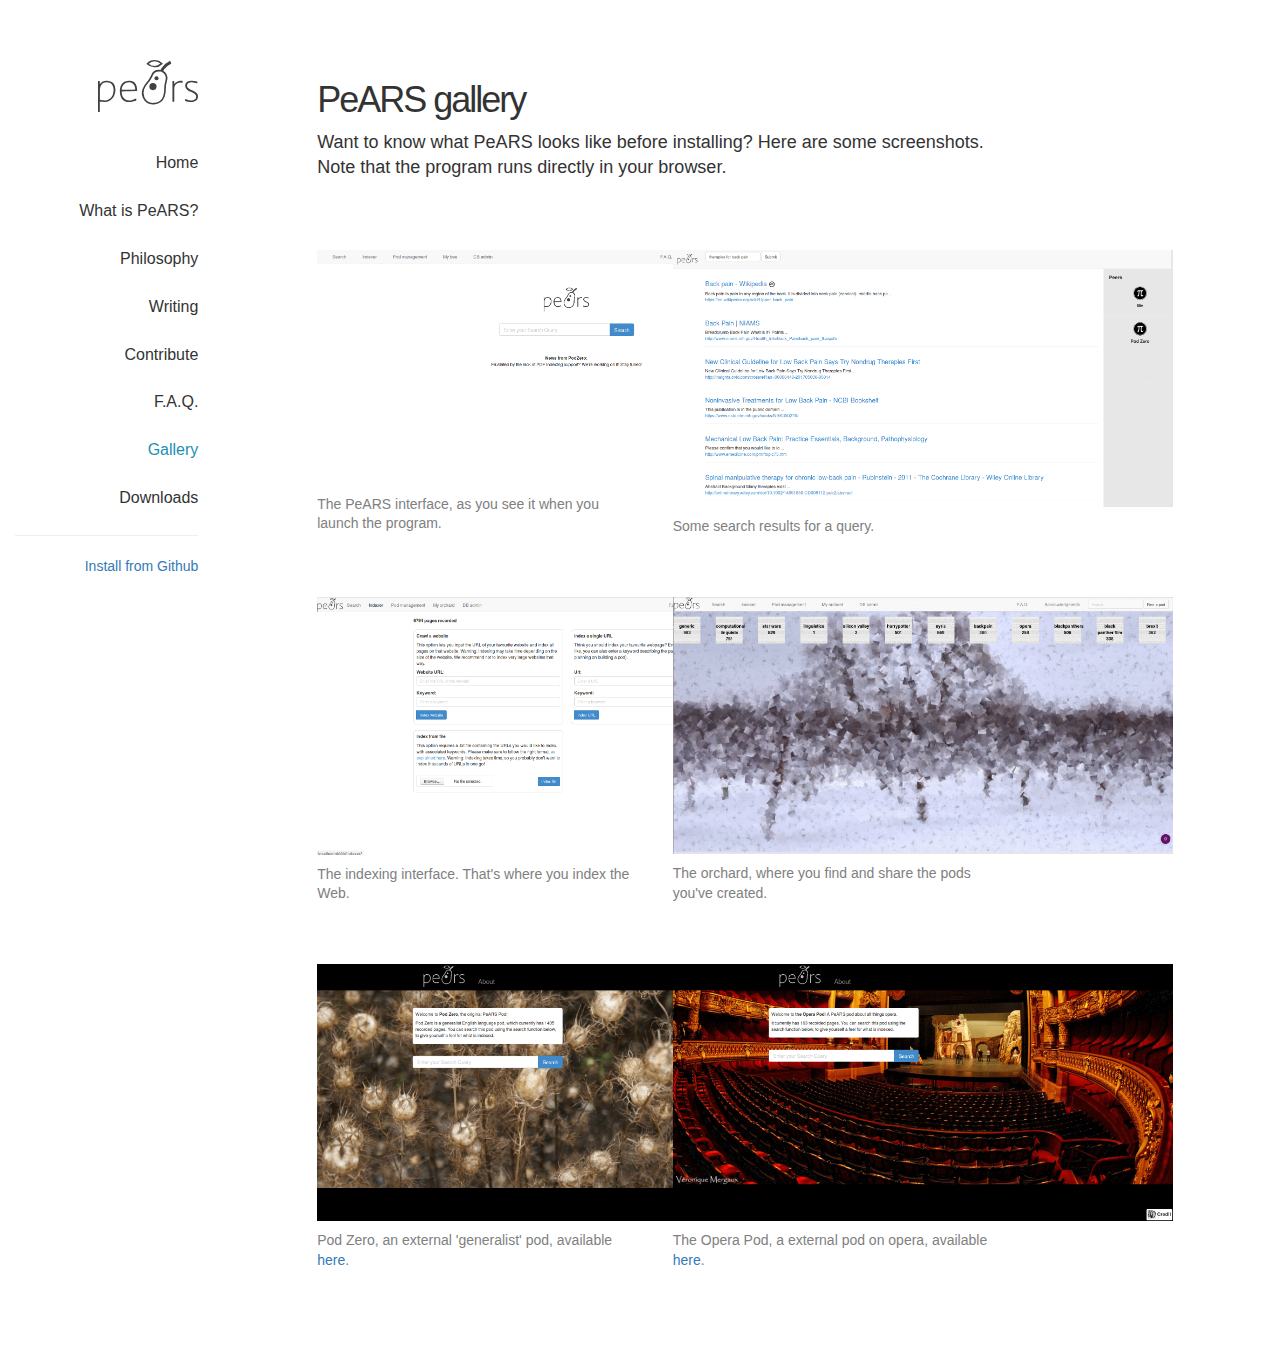
<file: gallery.html>
<!DOCTYPE html>
<html lang="en">
<head>
    <meta charset="UTF-8">
    <title>Pod downloads | PeARS</title>
    <link href="https://fonts.googleapis.com/css?family=Rubik:400,400i,500" rel="stylesheet"/>
    <link rel="stylesheet" href="styles/website.css">
    <link rel="shortcut icon" href="images/ico/favicon.ico">
    <link rel="apple-touch-icon-precomposed" sizes="144x144" href="images/ico/apple-touch-icon-144-precomposed.png">
    <link rel="apple-touch-icon-precomposed" sizes="114x114" href="images/ico/apple-touch-icon-114-precomposed.png">
    <link rel="apple-touch-icon-precomposed" sizes="72x72" href="images/ico/apple-touch-icon-72-precomposed.png">
    <link rel="apple-touch-icon-precomposed" href="images/ico/apple-touch-icon-57-precomposed.png">
    <link rel="stylesheet" href="./styles/bootstrap.min.css">
    <link rel="stylesheet" href="./styles/reset.css">
</head>
<body>

<div class="container visible-xs">
    <div class="row">
        <div class="col-xs-offset-1 header">
            <img class="navbar-header " data-toggle="collapse" href="#collapse" aria-expanded="false"
                 aria-controls="collapseExample" src="./images/menu.png" alt="">
            <nav class="navbar-collapse collapse" id="collapse">
                <ul>
                    <li><a href="home.html">Home</a></li>
                    <li><a href="technology.html">What is PeARS?</a></li>
                    <li><a href="philosophy.html">Philosophy</a></li>
                    <li><a href="posts.html">Writing</a></li>
                    <li><a href="contribute.html">Contribute</a></li>
                    <li><a href="faq.html">F.A.Q.</a></li>
                    <li class="Navigation--Selected"><a href="gallery.html">Gallery</a></li>
                    <li><a href="downloads.html">Downloads</a></li>
                </ul>
            </nav>
        </div>
    </div>
</div>
<div class="container">
    <div class="row">
        <section class="Layout__Sidebar col-sm-2 hidden-xs">
            <img class="Logo" src="images/logo.svg" alt="Pearsearch logo"/>
            <nav class="Navigation Navigation--Main">
                <li><a href="home.html">Home</a></li>
                <li><a href="technology.html">What is PeARS?</a></li>
                <li><a href="philosophy.html">Philosophy</a></li>
                <li><a href="posts.html">Writing</a></li>
                <li><a href="contribute.html">Contribute</a></li>
                <li><a href="faq.html">F.A.Q.</a></li>
                <li class="Navigation--Selected"><a href="gallery.html">Gallery</a></li>
                <li><a href="downloads.html">Downloads</a></li>
            </nav>
            <hr class="Navigation__Splitter"/>
            <nav class="Navigation Navigation--Secondry">
                <li><a href="https://github.com/PeARSearch/PeARS-orchard">Install from Github</a></li>
            </nav>
        </section>
        <section class="Layout__Content col-sm-10 col-xs-12">
            <div class="row">
                <div class="col-xs-8 col-xs-offset-1">
                    <h1 class="PageTitle">PeARS gallery</h1>

                    <p>Want to know what PeARS looks like before installing? Here are some screenshots. Note that the
                        program runs
                        directly in your browser.</p><br><br>

                    <div class="row">
                        <div class="Image col-md-6 col-sm-12"><a href="images/pears-interface.png"><img
                                src="images/pears-interface.png"/></a>
                            <p>The PeARS interface, as you see it when you launch the program.</p></div>
                        <div class="Image col-md-6 col-sm-12"><a href="images/results-interface.png"><img
                                src="images/results-interface.png"/></a>
                            <p>Some search results for a query.</p></div>
                        <div class="Image col-md-6 col-sm-12"><a href="images/indexing-interface.png"><img
                                src="images/indexing-interface.png"/></a>
                            <p style="margin-bottom: 20px">The indexing interface. That's where you index the Web.</p></div>
                        <div class="Image col-md-6 col-sm-12"><a href="images/pears-orchard-interface.png"><img
                                src="images/pears-orchard-interface.png"/></a>
                            <p>The orchard, where you find and share the pods you've created.</p></div>
                        <div class="Image col-md-6 col-sm-12"><a href="images/pod-zero.png"><img
                                src="images/pod-zero.png"/></a>
                            <p>Pod Zero, an external 'generalist' pod, available <a
                                    href="http://www.openmeaning.org/pod0/">here</a>.
                            </p></div>
                        <div class="Image col-md-6 col-sm-12"><a href="images/opera-pod.png"><img
                                src="images/opera-pod.png"/></a>
                            <p>The Opera Pod, a external pod on opera, available <a
                                    href="http://operapod.pythonanywhere.com/">here</a>.
                            </p></div>

                    </div>

                    <!--<div class="Gallery_Row">
                        <div class="Image"><a href="images/pears-interface.png"><img src="images/pears-interface.png"/></a>
                            <p>The PeARS interface, as you see it when you launch the program.</p></div>
                        <div class="Image"><a href="images/results-interface.png"><img src="images/results-interface.png"/></a>
                            <p>Some search results for a query.</p></div>
                    </div>

                    <div class="Gallery_Row">
                        <div class="Image"><a href="images/indexing-interface.png"><img src="images/indexing-interface.png"/></a>
                            <p>The indexing interface. That's where you index the Web.</p></div>
                        <div class="Image"><a href="images/pears-orchard-interface.png"><img src="images/pears-orchard-interface.png"/></a>
                            <p>The orchard, where you find and share the pods you've created.</p></div>
                    </div>

                    <div class="Gallery_Row">
                        <div class="Image"><a href="images/pod-zero.png"><img src="images/pod-zero.png"/></a>
                            <p>Pod Zero, an external 'generalist' pod, available <a href="http://www.openmeaning.org/pod0/">here</a>.
                            </p></div>
                        <div class="Image"><a href="images/opera-pod.png"><img src="images/opera-pod.png"/></a>
                            <p>The Opera Pod, a external pod on opera, available <a href="http://operapod.pythonanywhere.com/">here</a>.
                            </p></div>
                    </div>-->


                </div>
            </div>
        </section>
    </div>
</div>
</body>
</html>
</file>
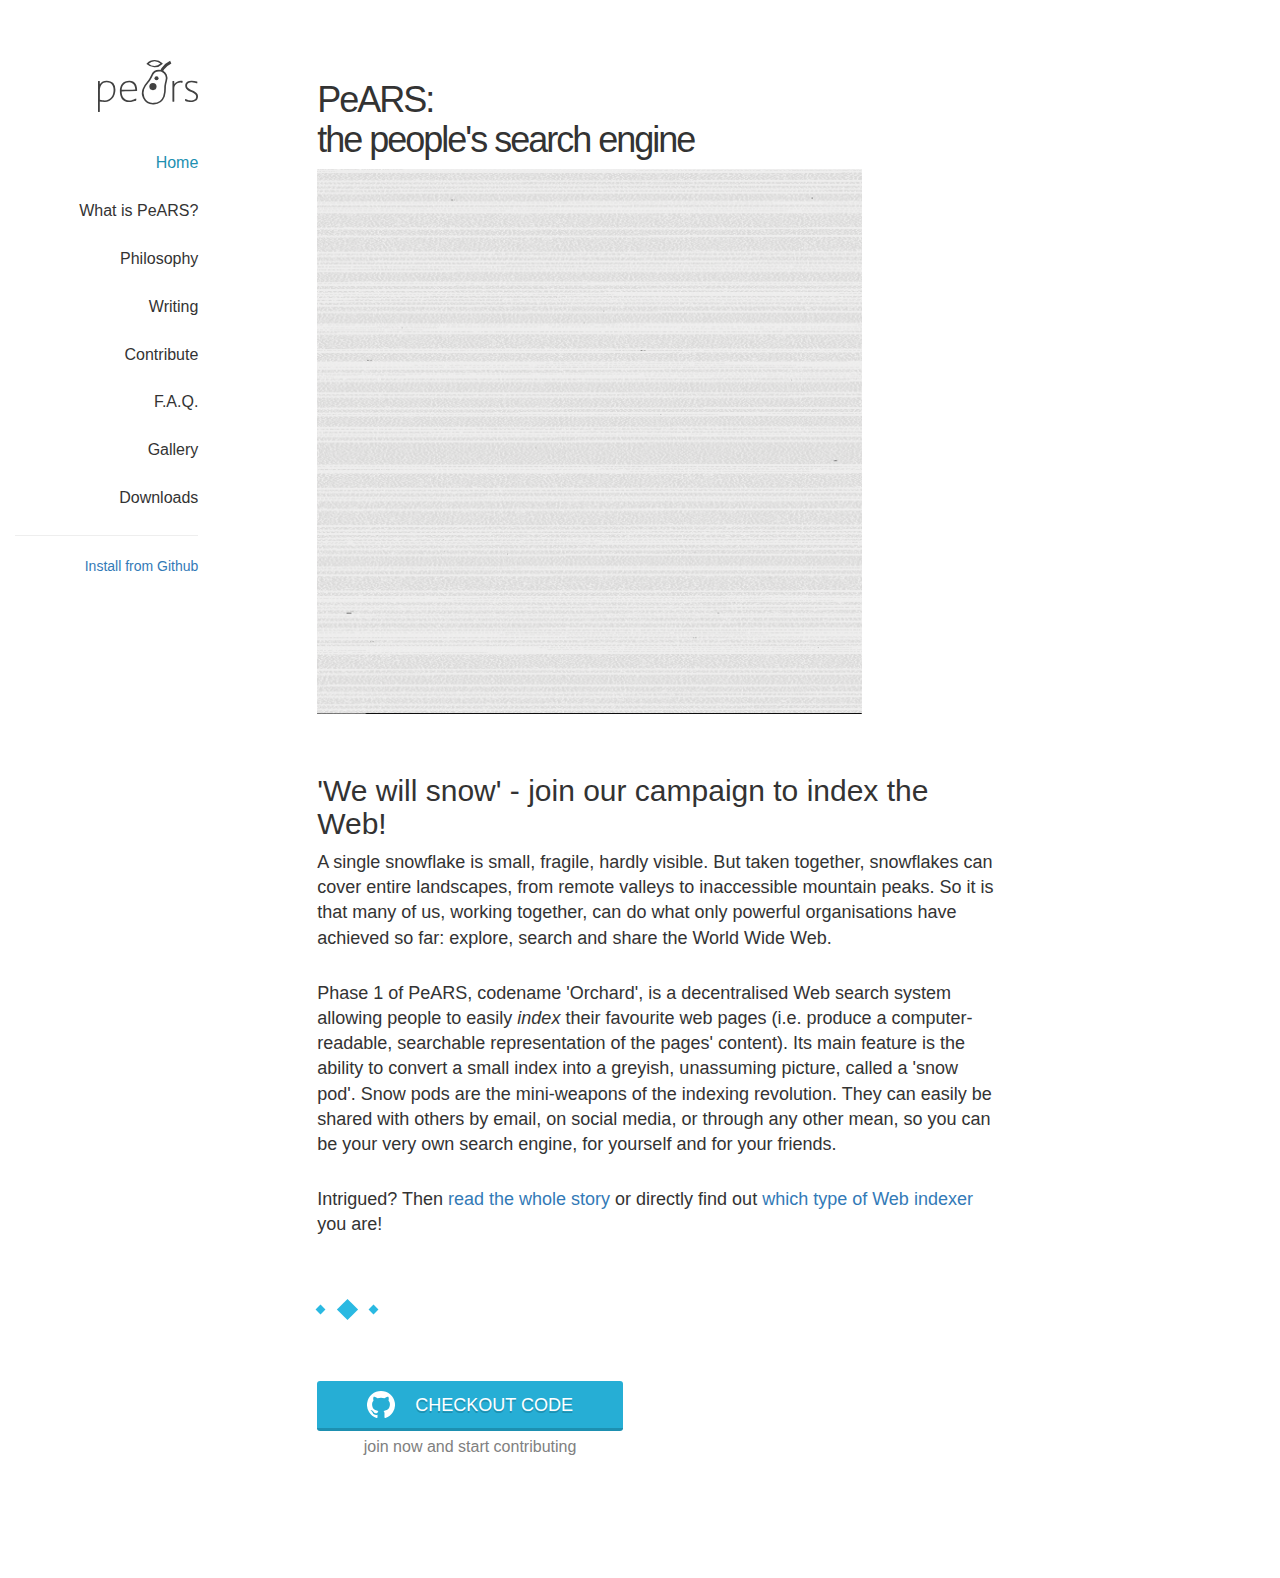
<file: home.html>
<!DOCTYPE html>
<html lang="en">
<head>
    <meta http-equiv="content-type" content="text/html; charset=utf-8">
    <meta http-equiv="X-UA-Compatible" content="IE=edge">
    <meta name="viewport" content="width=device-width, initial-scale=1">
    <title>山梨山楂</title>
    <link href="https://fonts.googleapis.com/css?family=Rubik:400,400i,500" rel="stylesheet" />
    <link href="styles/website.css" rel="stylesheet" />
    <link href="styles/image.css" rel="stylesheet" />
    <link rel="shortcut icon" href="favicon.ico">
    <link rel="apple-touch-icon-precomposed" sizes="144x144" href="images/ico/apple-touch-icon-144-precomposed.png">
    <link rel="apple-touch-icon-precomposed" sizes="114x114" href="images/ico/apple-touch-icon-114-precomposed.png">
    <link rel="apple-touch-icon-precomposed" sizes="72x72" href="images/ico/apple-touch-icon-72-precomposed.png">
    <link rel="apple-touch-icon-precomposed" href="images/ico/apple-touch-icon-57-precomposed.png">
    <link rel="stylesheet" href="./styles/bootstrap.min.css">
    <link rel="stylesheet" href="./styles/reset.css">

    <style>
    </style>
</head>
<body>
<div class="container visible-xs">
    <div class="row">
        <div class="col-xs-offset-1 header">
            <img class="navbar-header " data-toggle="collapse" href="#collapse" aria-expanded="false" aria-controls="collapseExample" src="./images/menu.png"  alt="">
            <nav class="navbar-collapse collapse" id="collapse">
                <ul>
                    <li class="Navigation--Selected"><a href="home.html">Home</a></li>
                    <li><a href="technology.html">What is PeARS?</a></li>
                    <li><a href="philosophy.html">Philosophy</a></li>
                    <li><a href="posts.html">Writing</a></li>
                    <li><a href="contribute.html">Contribute</a></li>
                    <li><a href="faq.html">F.A.Q.</a></li>
                    <li><a href="gallery.html">Gallery</a></li>
                    <li><a href="downloads.html">Downloads</a></li>
                </ul>
            </nav>
        </div>
    </div>
</div>
<div class="container">
    <div class="row">
        <section class="Layout__Sidebar col-sm-2 hidden-xs">
            <img class="Logo" src="images/logo.svg" alt="Pearsearch logo"/>
            <nav class="Navigation Navigation--Main">
                <li class="Navigation--Selected"><a href="home.html">Home</a></li>
                <li><a href="technology.html">What is PeARS?</a></li>
                <li><a href="philosophy.html">Philosophy</a></li>
                <li><a href="posts.html">Writing</a></li>
                <li><a href="contribute.html">Contribute</a></li>
                <li><a href="faq.html">F.A.Q.</a></li>
                <li><a href="gallery.html">Gallery</a></li>
                <li><a href="downloads.html">Downloads</a></li>
            </nav>
            <hr class="Navigation__Splitter"/>
            <nav class="Navigation Navigation--Secondry">
                <li><a href="https://github.com/PeARSearch/PeARS-orchard">Install from Github</a></li>
            </nav>
        </section>
        <section class="Layout__Content col-sm-10 col-xs-12">


            <div class="row">
                <div class="col-xs-8 col-xs-offset-1">
                    <h1 class="PageTitle">PeARS: <br/> the people's search engine</h1>

                    <section >
                        <div><img src="images/example_snow_pod.png" width="80%"/></div><br><br>
                        <h2>'We will snow' - join our campaign to index the Web!</h2>

                        <p>A single snowflake is small, fragile, hardly visible. But taken together, snowflakes can cover entire landscapes, from remote valleys to inaccessible mountain peaks. So it is that many of us, working together, can do what only powerful organisations have achieved so far: explore, search and share the World Wide Web.</p><br>

                        <p>Phase 1 of PeARS, codename 'Orchard', is a decentralised Web search system allowing people to easily <i>index</i> their favourite web pages (i.e. produce a computer-readable, searchable representation of the pages' content). Its main feature is the ability to convert a small index into a greyish, unassuming picture, called a 'snow pod'. Snow pods are the mini-weapons of the indexing revolution. They can easily be shared with others by email, on social media, or through any other mean, so you can be your very own search engine, for yourself and for your friends.</p><br>

                        <p>Intrigued? Then <a href="writings/We-will-snow-web-indexing.html">read the whole story</a> or directly find out <a href="writings/Which-web-indexer-are-you.html">which type of Web indexer</a> you are!</p>

                    </section>

                    <ul class="Splitter">
                        <li class="Splitter__Square Splitter__Square--small"></li>
                        <li class="Splitter__Square Splitter__Square--big"></li>
                        <li class="Splitter__Square Splitter__Square--small"></li>
                    </ul>

                    <div class="CallToAction">
                        <a class="Button" href="https://github.com/PeARSearch" target="_blank">
                            <img class="Button__Icon" src="images/github-white.svg" alt="github logo"/>
                            <span class="Button__Text">Checkout Code</span>
                        </a>
                        <p class="CallToAction__Hint">join now and start contributing</p>
                    </div>
                </div>
            </div>
        </section>
    </div>
</div>

<script src="./js/jquery.min.js"></script>
<script src="./js/bootstrap.min.js"></script>
<script src="./js/index.js"></script>
</body>
</html>
</file>
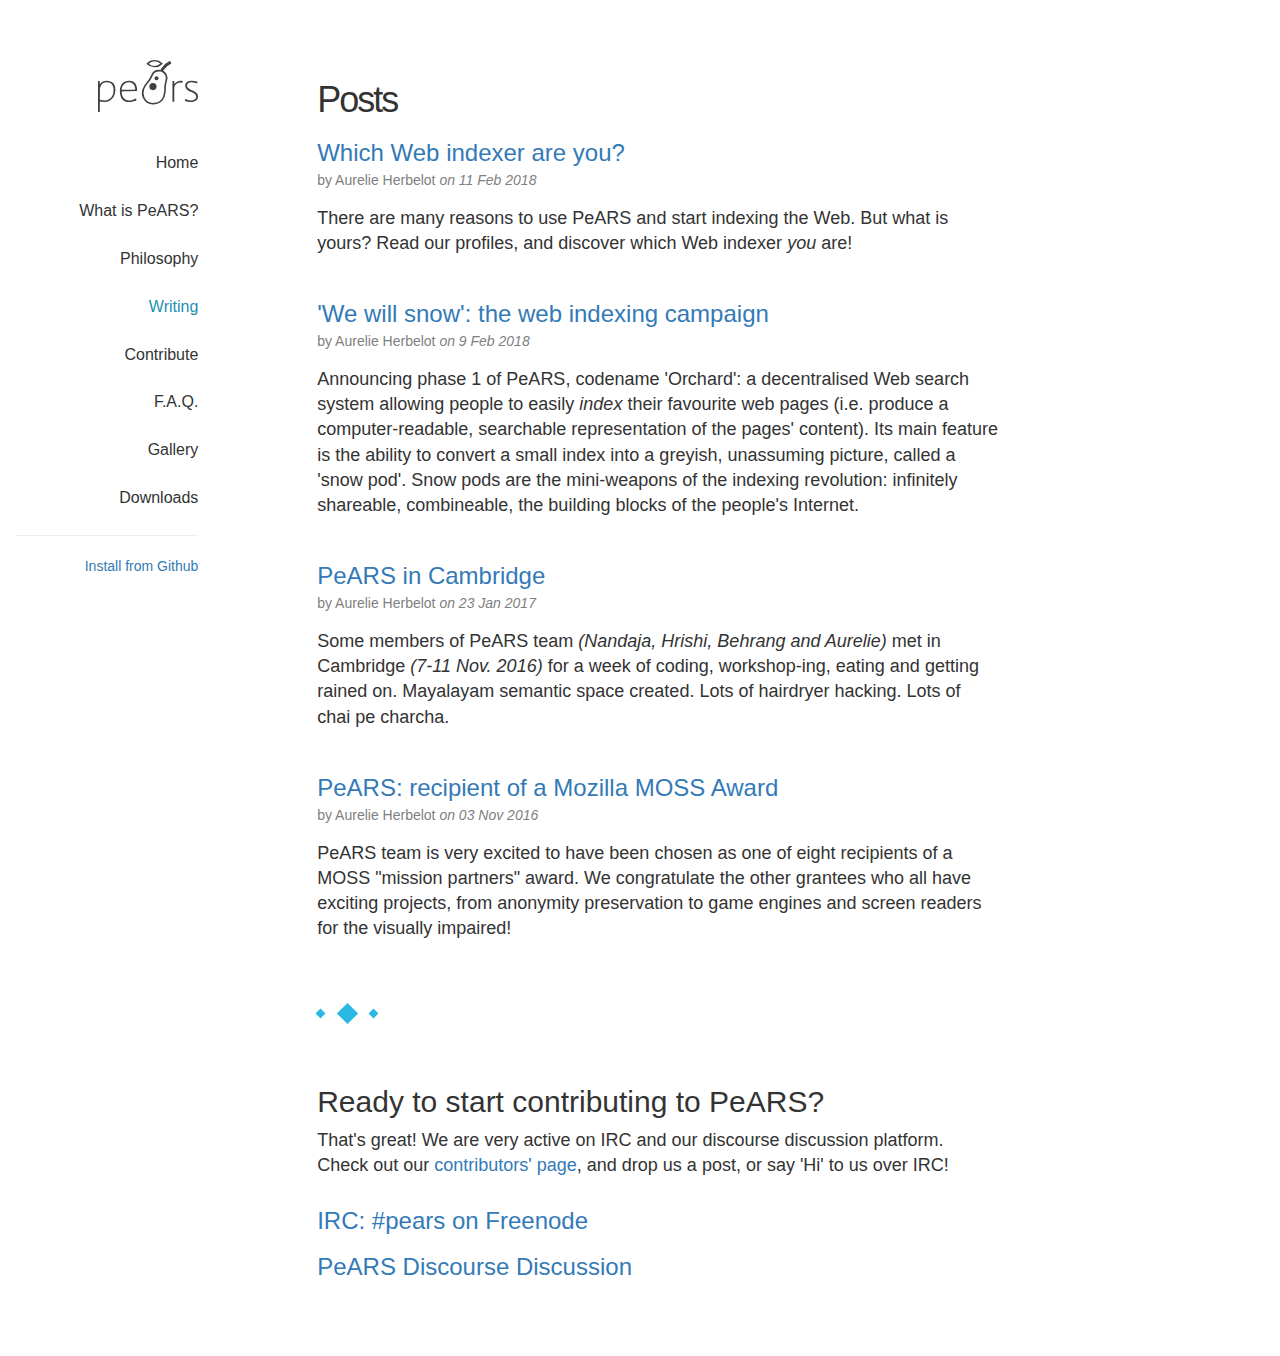
<file: posts.html>
<!DOCTYPE html>
<html lang="en">
<head>
  <meta charset="UTF-8">
  <title>Blog | PeARS</title>
  <link href="https://fonts.googleapis.com/css?family=Rubik:400,400i,500" rel="stylesheet" />
  <link rel="stylesheet" href="styles/website.css">
  <link rel="shortcut icon" href="images/ico/favicon.ico">
  <link rel="apple-touch-icon-precomposed" sizes="144x144" href="images/ico/apple-touch-icon-144-precomposed.png">
  <link rel="apple-touch-icon-precomposed" sizes="114x114" href="images/ico/apple-touch-icon-114-precomposed.png">
  <link rel="apple-touch-icon-precomposed" sizes="72x72" href="images/ico/apple-touch-icon-72-precomposed.png">
  <link rel="apple-touch-icon-precomposed" href="images/ico/apple-touch-icon-57-precomposed.png">
  <link rel="stylesheet" href="./styles/bootstrap.min.css">
  <link rel="stylesheet" href="./styles/reset.css">
</head>
<body>
<div class="container visible-xs">
  <div class="row">
    <div class="col-xs-offset-1 header">
      <img class="navbar-header " data-toggle="collapse" href="#collapse" aria-expanded="false" aria-controls="collapseExample" src="./images/menu.png"  alt="">
      <nav class="navbar-collapse collapse" id="collapse">
        <ul>
          <li><a href="home.html">Home</a></li>
          <li><a href="technology.html">What is PeARS?</a></li>
          <li><a href="philosophy.html">Philosophy</a></li>
          <li class="Navigation--Selected"><a href="posts.html">Writing</a></li>
          <li><a href="contribute.html">Contribute</a></li>
          <li><a href="faq.html">F.A.Q.</a></li>
          <li><a href="gallery.html">Gallery</a></li>
          <li><a href="downloads.html">Downloads</a></li>
        </ul>
      </nav>
    </div>
  </div>
</div>

<div class="container">
  <div class="row">
    <section class="Layout__Sidebar col-sm-2 hidden-xs">
    <img class="Logo" src="images/logo.svg" alt="Pearsearch logo"/>
    <nav class="Navigation Navigation--Main">
      <li><a href="home.html">Home</a></li>
      <li><a href="technology.html">What is PeARS?</a></li>
      <li><a href="philosophy.html">Philosophy</a></li>
      <li class="Navigation--Selected"><a href="posts.html">Writing</a></li>
      <li><a href="contribute.html">Contribute</a></li>
      <li><a href="faq.html">F.A.Q.</a></li>
      <li><a href="gallery.html">Gallery</a></li>
      <li><a href="downloads.html">Downloads</a></li>
    </nav>
    <hr class="Navigation__Splitter"/>
    <nav class="Navigation Navigation--Secondry">
      <li><a href="https://github.com/PeARSearch/PeARS-orchard">Install from Github</a></li>
    </nav>
  </section>

    <section class="Layout__Content col-sm-10 col-xs-12">
      <div class="row">
        <div class="col-xs-8 col-xs-offset-1">
          <h1 class="PageTitle">Posts</h1>
          <section>
            <ol class="Writing">
              <li class="Article">
                <a href="writings/Which-web-indexer-are-you.html">
                  <h3 class="Article__Title">Which Web indexer are you?</h3>
                </a>
                <p class="Article__Author">
                  by Aurelie Herbelot
                  <span class="Article__Date">on 11 Feb 2018</span>
                </p>
                <p class="Article__ShortDescription"><p>There are many reasons to use PeARS and start indexing the Web. But what is yours? Read our profiles, and discover which Web indexer <i>you</i> are!</p>
              </li>

              <li class="Article">
                <a href="writings/We-will-snow-web-indexing.html">
                  <h3 class="Article__Title">'We will snow': the web indexing campaign</h3>
                </a>
                <p class="Article__Author">
                  by Aurelie Herbelot
                  <span class="Article__Date">on 9 Feb 2018</span>
                </p>
                <p class="Article__ShortDescription"><p>Announcing phase 1 of PeARS, codename 'Orchard': a decentralised Web search system allowing people to easily <i>index</i> their favourite web pages (i.e. produce a computer-readable, searchable representation of the pages' content). Its main feature is the ability to convert a small index into a greyish, unassuming picture, called a 'snow pod'. Snow pods are the mini-weapons of the indexing revolution: infinitely shareable, combineable, the building blocks of the people's Internet.</p>
              </li>

              <li class="Article">
                <a href="writings/PeARS-in-Cambridge.html">
                  <h3 class="Article__Title">PeARS in Cambridge</h3>
                </a>

                <p class="Article__Author">
                  by Aurelie Herbelot
                  <span class="Article__Date">on 23 Jan 2017</span>
                </p>
                <p class="Article__ShortDescription">
                  Some members of PeARS team <i>(Nandaja, Hrishi, Behrang and Aurelie)</i> met in Cambridge <i>(7-11 Nov. 2016)</i> for a week of coding, workshop-ing, eating and getting rained on. Mayalayam semantic space created. Lots of hairdryer hacking. Lots of chai pe charcha.
                </p>
              </li>

              <li class="Article">
                <a href="writings/PeARS-recipient-Mozilla-MOSS-Award.html">
                  <h3 class="Article__Title">PeARS: recipient of a Mozilla MOSS Award</h3>
                </a>

                <p class="Article__Author">
                  by Aurelie Herbelot
                  <span class="Article__Date">on 03 Nov 2016</span>
                </p>
                <p class="Article__ShortDescription">PeARS team is very excited to have been chosen as one of eight recipients of a MOSS "mission partners" award. We congratulate the other grantees who all have exciting projects, from anonymity preservation to game engines and screen readers for the visually impaired!
                </p>
              </li>
            </ol>
          </section>

          <ul class="Splitter">
            <li class="Splitter__Square Splitter__Square--small"></li>
            <li class="Splitter__Square Splitter__Square--big"></li>
            <li class="Splitter__Square Splitter__Square--small"></li>
          </ul>

          <section>
            <h2>Ready to start contributing to PeARS?</h2>
            <p>That's great! We are very active on IRC and our discourse discussion platform. Check out our <a href="contribute.html">contributors' page</a>, and drop us a post, or say 'Hi' to us over IRC!</p>
            <ul class="Footer__Links">
              <li>
                <a href="http://webchat.freenode.net/" target="_blank">
                  <h3>IRC: #pears on Freenode</h3>
                </a>
              </li>
              <li>
                <a href="http://lists.pearsearch.org/" target="_blank">
                  <h3>PeARS Discourse Discussion</h3>
                </a>
              </li>
            </ul>
          </section>
        </div>
      </div>
    </section>

  </div>
</div>

  <script src="./js/jquery.min.js"></script>
  <script src="./js/bootstrap.min.js"></script>
  <script src="./js/index.js"></script>
  <script type="text/javascript" src="scripts/contribute.js"></script>
</body>
</html>
</file>
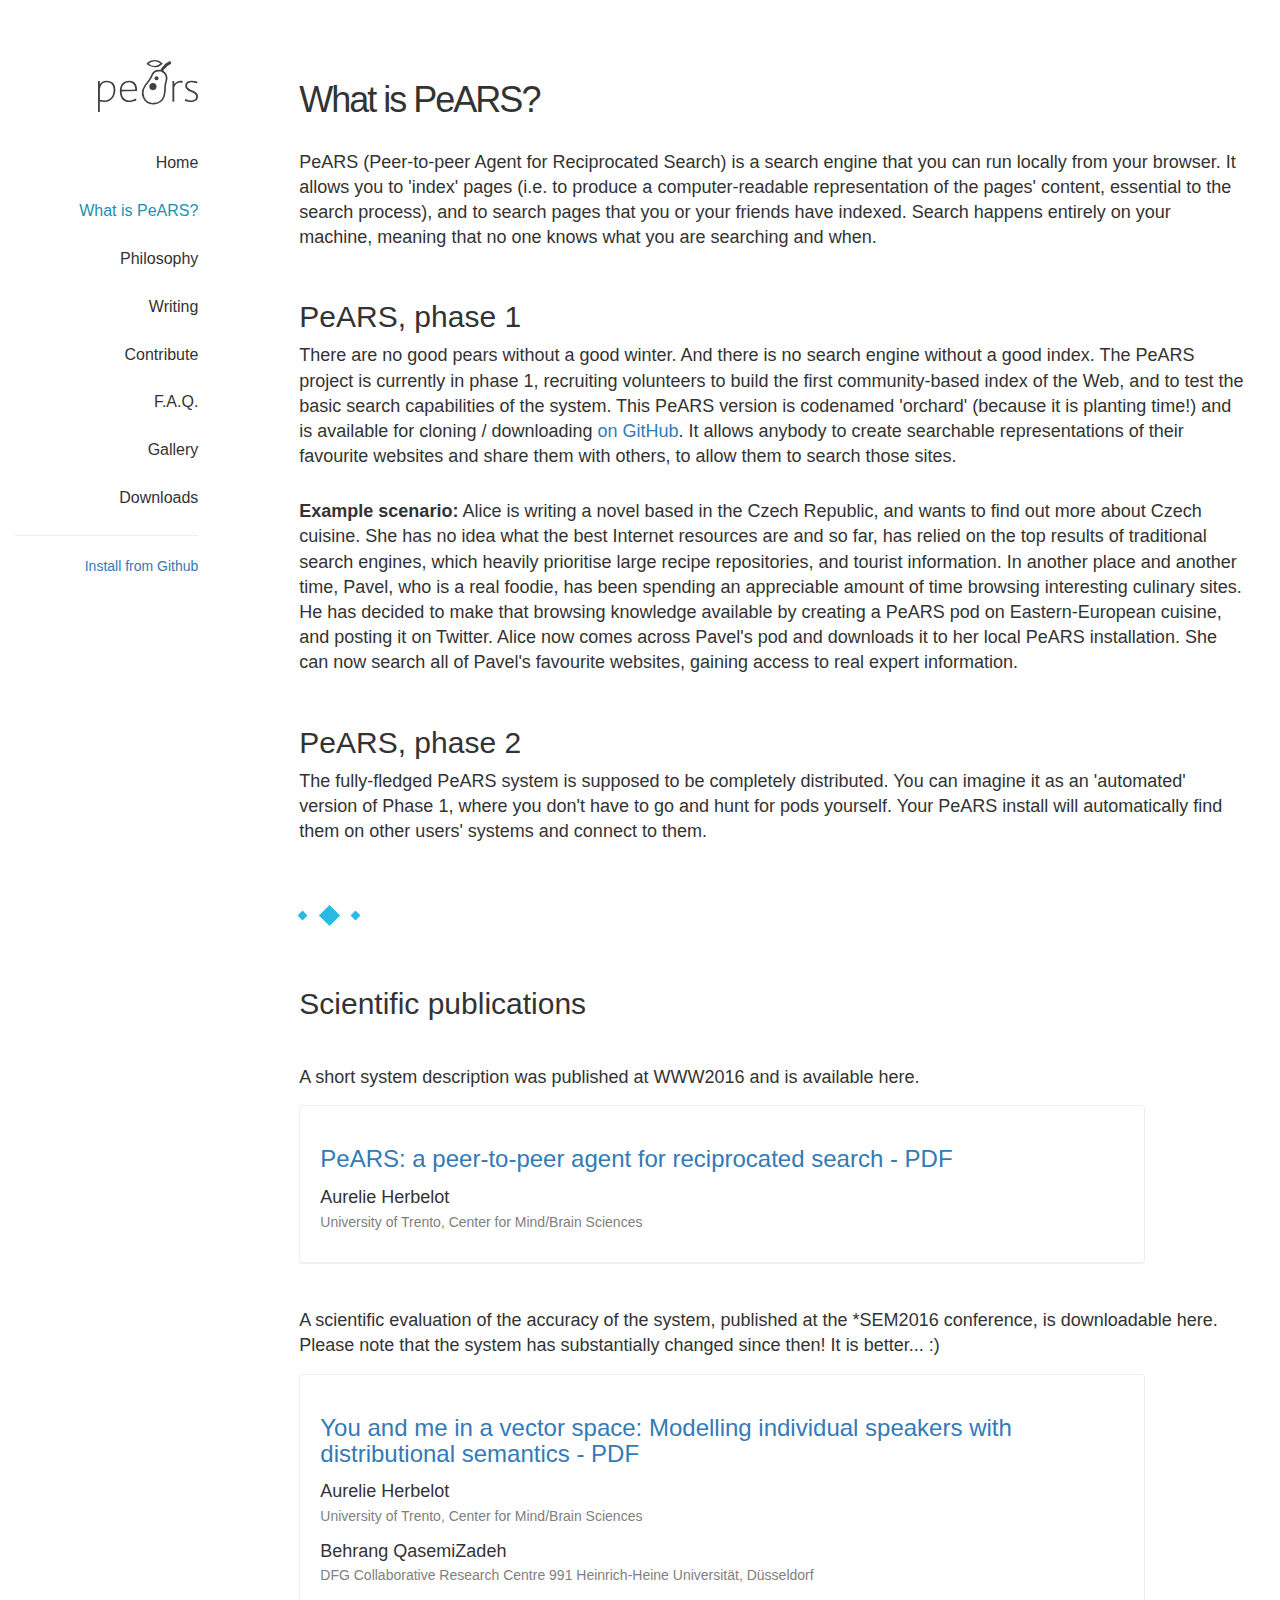
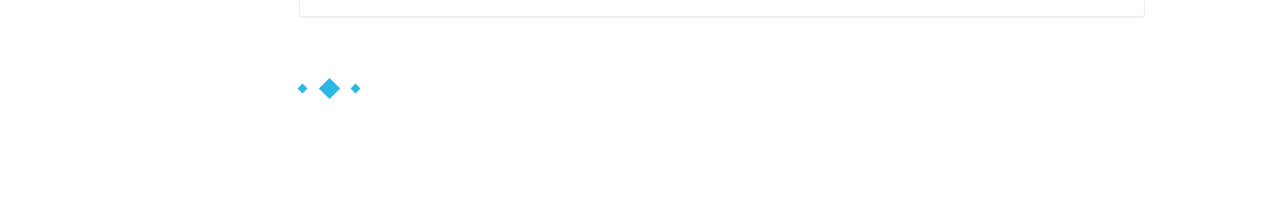
<file: technology.html>
<!DOCTYPE html>
<html lang="en">
<head>
    <meta charset="UTF-8">
    <title>Technology | PeARS</title>
    <link href="https://fonts.googleapis.com/css?family=Rubik:400,400i,500" rel="stylesheet"/>
    <link rel="stylesheet" href="styles/website.css">
    <link rel="shortcut icon" href="images/ico/favicon.ico">
    <link rel="apple-touch-icon-precomposed" sizes="144x144" href="images/ico/apple-touch-icon-144-precomposed.png">
    <link rel="apple-touch-icon-precomposed" sizes="114x114" href="images/ico/apple-touch-icon-114-precomposed.png">
    <link rel="apple-touch-icon-precomposed" sizes="72x72" href="images/ico/apple-touch-icon-72-precomposed.png">
    <link rel="apple-touch-icon-precomposed" href="images/ico/apple-touch-icon-57-precomposed.png">
    <link rel="stylesheet" href="./styles/bootstrap.min.css">
    <link rel="stylesheet" href="./styles/reset.css">

</head>
<body>
<div class="container visible-xs">
    <div class="row">
        <div class="col-xs-offset-1 header">
            <img class="navbar-header " data-toggle="collapse" href="#collapse" aria-expanded="false"
                 aria-controls="collapseExample" src="./images/menu.png" alt="">
            <nav class="navbar-collapse collapse" id="collapse">
                <ul>
                    <li><a href="home.html">Home</a></li>
                    <li class="Navigation--Selected"><a href="technology.html">What is PeARS?</a></li>
                    <li><a href="philosophy.html">Philosophy</a></li>
                    <li><a href="posts.html">Writing</a></li>
                    <li><a href="contribute.html">Contribute</a></li>
                    <li><a href="faq.html">F.A.Q.</a></li>
                    <li><a href="gallery.html">Gallery</a></li>
                    <li><a href="downloads.html">Downloads</a></li>
                </ul>
            </nav>
        </div>
    </div>
</div>

<div class="container">
    <div class="row">
        <section class="Layout__Sidebar col-sm-2 hidden-xs">
            <img class="Logo" src="images/logo.svg" alt="Pearsearch logo"/>
            <nav class="Navigation Navigation--Main">
                <li><a href="home.html">Home</a></li>
                <li class="Navigation--Selected"><a href="technology.html">What is PeARS?</a></li>
                <li><a href="philosophy.html">Philosophy</a></li>
                <li><a href="posts.html">Writing</a></li>
                <li><a href="contribute.html">Contribute</a></li>
                <li><a href="faq.html">F.A.Q.</a></li>
                <li><a href="gallery.html">Gallery</a></li>
                <li><a href="downloads.html">Downloads</a></li>
            </nav>
            <hr class="Navigation__Splitter"/>
            <nav class="Navigation Navigation--Secondry">
                <li><a href="https://github.com/PeARSearch/PeARS-orchard">Install from Github</a></li>
            </nav>
        </section>
        <section class="Layout__Content col-sm-10 col-xs-12">

            <div class="row" style="margin-right: 20px">
                <div class="clo-xs-10 col-xs-offset-1">
                    <h1 class="PageTitle">What is PeARS?</h1>

                    <br>

                    <p>PeARS (Peer-to-peer Agent for Reciprocated Search) is a search engine that you can run locally from your browser.
                        It allows you to 'index' pages (i.e. to produce a computer-readable representation of the pages' content,
                        essential to the search process), and to search pages that you or your friends have indexed. Search happens
                        entirely on your machine, meaning that no one knows what you are searching and when.</p><br>

                    <h2>PeARS, phase 1</h2>

                    <p>There are no good pears without a good winter. And there is no search engine without a good index. The PeARS
                        project is currently in phase 1, recruiting volunteers to build the first community-based index of the Web, and
                        to test the basic search capabilities of the system. This PeARS version is codenamed 'orchard' (because it is
                        planting time!) and is available for cloning / downloading <a
                                href="https://github.com/PeARSearch/PeARS-orchard">on GitHub</a>. It allows anybody to create searchable
                        representations of their favourite websites and share them with others, to allow them to search those sites.</p>
                    <br>

                    <p><b>Example scenario:</b> Alice is writing a novel based in the Czech Republic, and wants to find out more about
                        Czech cuisine. She has no idea what the best Internet resources are and so far, has relied on the top results of
                        traditional search engines, which heavily prioritise large recipe repositories, and tourist information. In
                        another place and another time, Pavel, who is a real foodie, has been spending an appreciable amount of time
                        browsing interesting culinary sites. He has decided to make that browsing knowledge available by creating a
                        PeARS pod on Eastern-European cuisine, and posting it on Twitter. Alice now comes across Pavel's pod and
                        downloads it to her local PeARS installation. She can now search all of Pavel's favourite websites, gaining
                        access to real expert information.</p>

                    <br>

                    <h2>PeARS, phase 2</h2>

                    <p>The fully-fledged PeARS system is supposed to be completely distributed. You can imagine it as an 'automated'
                        version of Phase 1, where you don't have to go and hunt for pods yourself. Your PeARS install will automatically
                        find them on other users' systems and connect to them. </p>

                    <ul class="Splitter">
                        <li class="Splitter__Square Splitter__Square--small"></li>
                        <li class="Splitter__Square Splitter__Square--big"></li>
                        <li class="Splitter__Square Splitter__Square--small"></li>
                    </ul>


                    <h2>Scientific publications</h2>

                    <p class="Gap--45">A short system description was published at WWW2016 and is available here. </p>

                    <div class="Document">
                        <a href="#">
                            <h3 class="Document__Title">PeARS: a peer-to-peer agent for reciprocated search - PDF</h3>
                        </a>

                        <div class="Document__Author">
                            <h4 class="Document__Author__Name">Aurelie Herbelot</h4>
                            <p class="Document__Author__Designation">University of Trento, Center for Mind/Brain Sciences</p>
                        </div>
                    </div>

                    <p class="Gap--45">A scientific evaluation of the accuracy of the system, published at the *SEM2016 conference, is
                        downloadable here. Please note that the system has substantially changed since then! It is better... :)</p>

                    <div class="Document">
                        <a href="#">
                            <h3 class="Document__Title">You and me in a vector space: Modelling individual speakers
                                with distributional semantics - PDF</h3>
                        </a>

                        <div class="Document__Author">
                            <h4 class="Document__Author__Name">Aurelie Herbelot</h4>
                            <p class="Document__Author__Designation">University of Trento, Center for Mind/Brain Sciences</p>
                        </div>

                        <div class="Document__Author">
                            <h4 class="Document__Author__Name">Behrang QasemiZadeh</h4>
                            <p class="Document__Author__Designation">DFG Collaborative Research Centre 991 Heinrich-Heine Universität,
                                Düsseldorf</p>
                        </div>
                    </div>


                    <ul class="Splitter">
                        <li class="Splitter__Square Splitter__Square--small"></li>
                        <li class="Splitter__Square Splitter__Square--big"></li>
                        <li class="Splitter__Square Splitter__Square--small"></li>
                    </ul>
                </div>
            </div>


        </section>

    </div>
</div>
<!--<section class="Layout__Sidebar">
    <img class="Logo" src="images/logo.svg" alt="Pearsearch logo"/>
    <nav class="Navigation Navigation&#45;&#45;Main">
        <li><a href="home.html">Home</a></li>
        <li class="Navigation&#45;&#45;Selected"><a href="technology.html">What is PeARS?</a></li>
        <li><a href="philosophy.html">Philosophy</a></li>
        <li><a href="posts.html">Writing</a></li>
        <li><a href="contribute.html">Contribute</a></li>
        <li><a href="faq.html">F.A.Q.</a></li>
        <li><a href="gallery.html">Gallery</a></li>
        <li><a href="downloads.html">Downloads</a></li>
    </nav>
    <hr class="Navigation__Splitter"/>
    <nav class="Navigation Navigation&#45;&#45;Secondry">
        <li><a href="https://github.com/PeARSearch/PeARS-orchard">Install from Github</a></li>
    </nav>
</section>-->
<script src="./js/jquery.min.js"></script>
<script src="./js/bootstrap.min.js"></script>
</body>
</html>
</file>
<file: styles/website.css>
@import "base.css";
@import "layout.css";
@import "navigation.css";
@import "button.css";
@import "splitter.css";
@import "calltoaction.css";
@import "benefits.css";
@import "writing.css";
@import "document.css";
@import "instructionset.css";
@import "issue.css";
@import "team.css";
@import "article.css";
@import "footer.css";
@import "pods.css";
@import "gallery.css";
</file>
<file: styles/image.css>
.fill {
    display: flex;
    justify-content: center;
    align-items: center;
    overflow: hidden
}
.fill img {
    flex-shrink: 0;
    min-width: 100%;
    min-height: 100%
}
</file>
